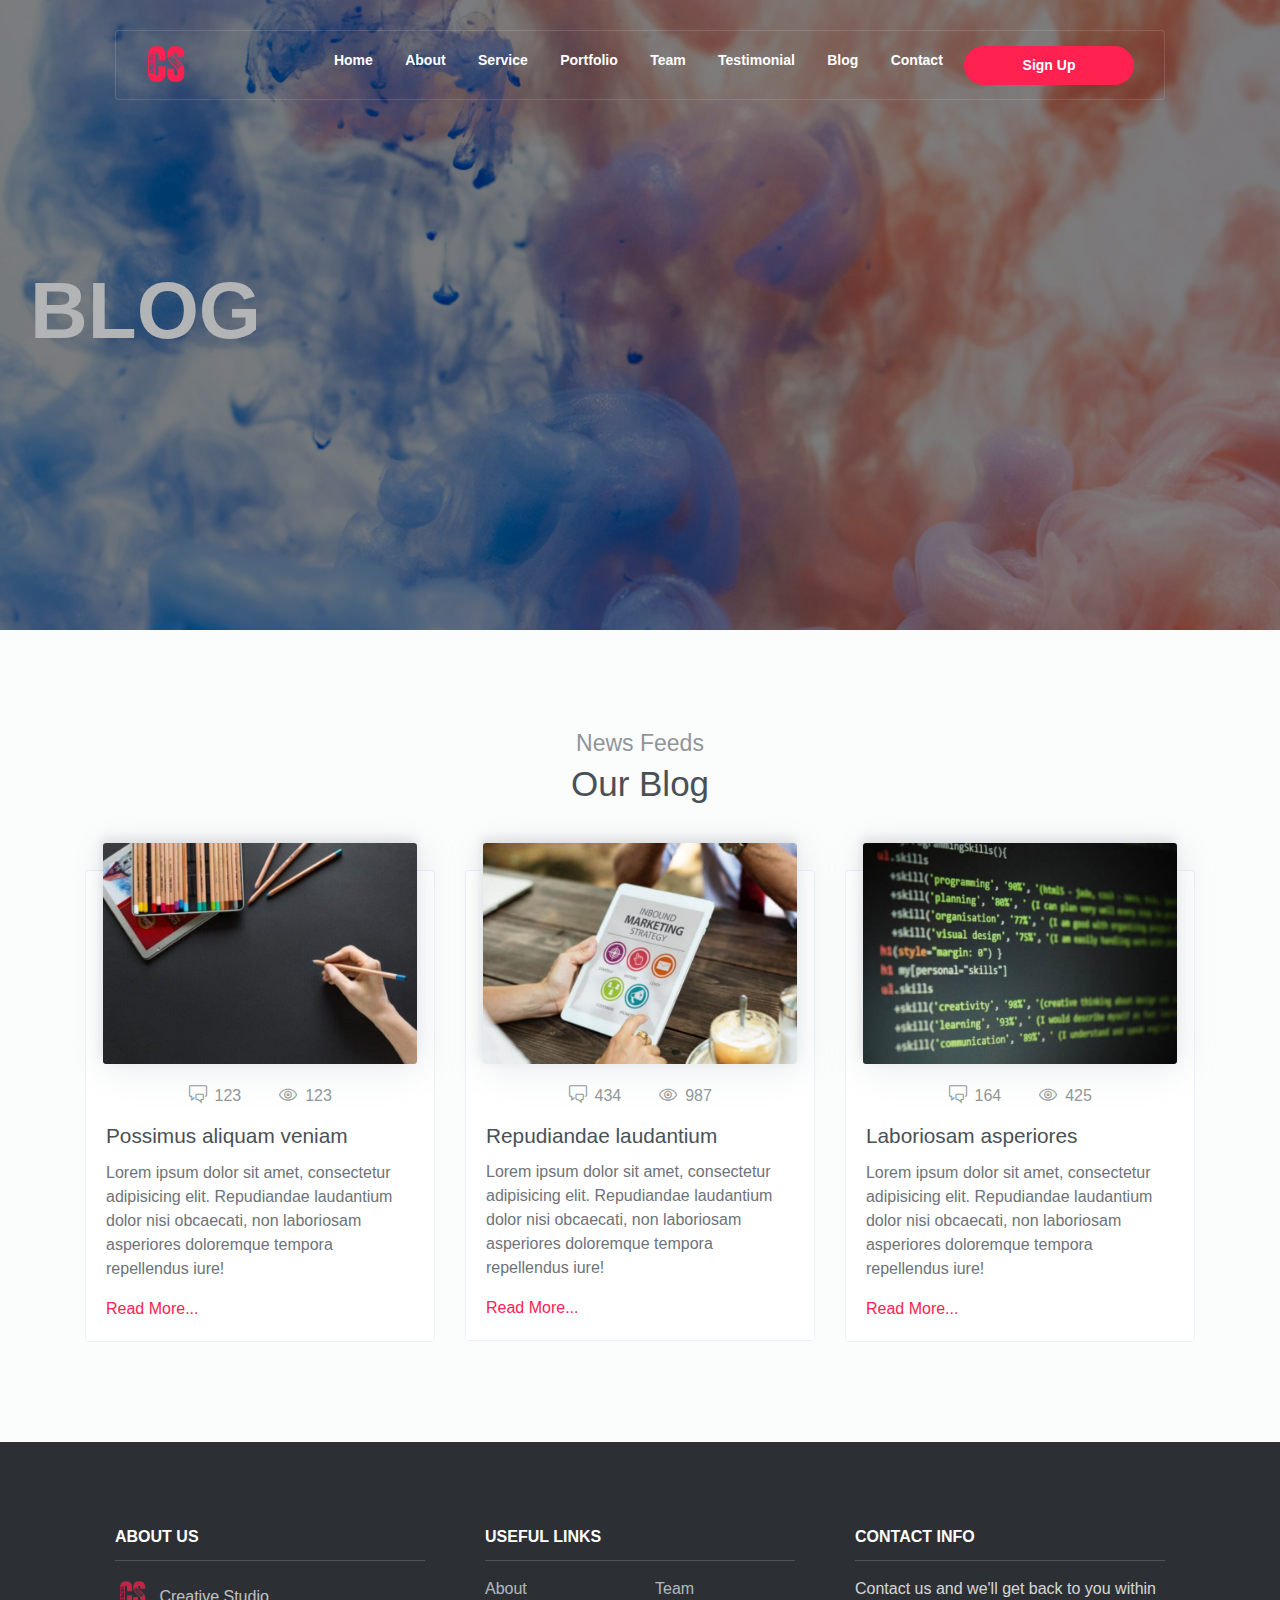
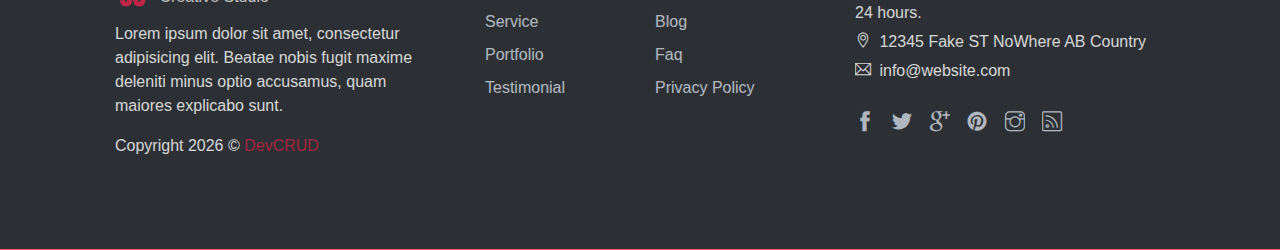
<file: blog.html>
<!DOCTYPE html>
<html lang="en">

<head>
    <meta charset="utf-8">
    <meta name="viewport" content="width=device-width, initial-scale=1, shrink-to-fit=no">
    <meta name="description" content="Start your development with Creative Studio landing page.">
    <meta name="author" content="Devcrud">
    <title>Creative Studio | Free Bootstrap 4.3.x template</title>

    <!-- font icons -->
    <link rel="stylesheet" href="assets/vendors/themify-icons/css/themify-icons.css">

    <!-- Bootstrap + Creative Studio main styles -->
    <link rel="stylesheet" href="assets/css/creative-studio.css">

</head>

<body data-spy="scroll" data-target=".navbar" data-offset="40" id="home">

    <!-- Page Navigation -->
    <nav class="navbar custom-navbar navbar-expand-lg navbar-dark" data-spy="affix" data-offset-top="20">
        <div class="container">
            <a class="navbar-brand" href="./index.html">
                <img src="assets/imgs/logo.png"
                    alt="Download free bootstrap 4 landing page, free boootstrap 4 templates, Download free bootstrap 4.1 landing page, free boootstrap 4.1.1 templates, Creative studio Landing page">
            </a>
            <button class="navbar-toggler" type="button" data-toggle="collapse" data-target="#navbarSupportedContent"
                aria-controls="navbarSupportedContent" aria-expanded="false" aria-label="Toggle navigation">
                <span></span>
            </button>

            <div class="collapse navbar-collapse" id="navbarSupportedContent">
                <ul class="navbar-nav ml-auto">
                    <li class="nav-item">
                        <a class="nav-link" href="index.html">Home</a>
                    </li>
                    <li class="nav-item">
                        <a class="nav-link" href="about.html">About</a>
                    </li>
                    <li class="nav-item">
                        <a class="nav-link" href="services.html">Service</a>
                    </li>
                    <li class="nav-item">
                        <a class="nav-link" href="portfolio.html">Portfolio</a>
                    </li>
                    <li class="nav-item">
                        <a class="nav-link" href="team.html">Team</a>
                    </li>
                    <li class="nav-item">
                        <a class="nav-link" href="testimonial.html">Testimonial</a>
                    </li>
                    <li class="nav-item">
                        <a class="nav-link" href="blog.html">Blog</a>
                    </li>
                    <li class="nav-item">
                        <a class="nav-link" href="contact.html">Contact</a>
                    </li>
                    <li class="nav-item">
                        <a class="nav-link btn btn-primary rounded w-lg btn-lg my-1" href="sign-up.html">Sign Up</a>
                    </li>
                </ul>
            </div>
        </div>
    </nav>
    <!-- End Of Page Navigation -->

    <!--blog header image-->

    <section class="header-page_image blog-image">
        <h4 class="header-page_title">Blog</h4>
    </section>
    <!--end blog header image-->

    <!-- Blog Section -->
    <section id="blog">
        <div class="container">
            <h6 class="section-subtitle text-center">News Feeds</h6>
            <h6 class="section-title mb-6 text-center">Our Blog</h6>

            <div class="row">
                <div class="col-md-4">
                    <div class="card blog-post my-4 my-sm-5 my-md-0">
                        <img src="assets/imgs/blog-1.jpg"
                            alt="Download free bootstrap 4 landing page, free boootstrap 4 templates, Download free bootstrap 4.1 landing page, free boootstrap 4.1.1 templates, Creative studio Landing page">
                        <div class="card-body">
                            <div class="details mb-3">
                                <a href="javascript:void(0)"><i class="ti-comments"></i> 123</a>
                                <a href="javascript:void(0)"><i class="ti-eye"></i> 123</a>
                            </div>
                            <h5 class="card-title">Possimus aliquam veniam</h5>
                            <p>Lorem ipsum dolor sit amet, consectetur adipisicing elit. Repudiandae laudantium dolor
                                nisi obcaecati, non laboriosam asperiores doloremque tempora repellendus iure!</p>
                            <a href="javascript:void(0)" class="d-block mt-3">Read More...</a>
                        </div>
                    </div>
                </div>
                <div class="col-md-4">
                    <div class="card blog-post my-4 my-sm-5 my-md-0">
                        <img src="assets/imgs/blog-2.jpg"
                            alt="Download free bootstrap 4 landing page, free boootstrap 4 templates, Download free bootstrap 4.1 landing page, free boootstrap 4.1.1 templates, Creative studio Landing page">
                        <div class="card-body">
                            <div class="details mb-3">
                                <a href="javascript:void(0)"><i class="ti-comments"></i> 434</a>
                                <a href="javascript:void(0)"><i class="ti-eye"></i> 987</a>
                            </div>
                            <h5 class="card-title">Repudiandae laudantium</h5>
                            <p>Lorem ipsum dolor sit amet, consectetur adipisicing elit. Repudiandae laudantium dolor
                                nisi obcaecati, non laboriosam asperiores doloremque tempora repellendus iure!</p>
                            <a href="javascript:void(0)" class="d-block mt-3">Read More...</a>
                        </div>
                    </div>
                </div>
                <div class="col-md-4">
                    <div class="card blog-post my-4 my-sm-5 my-md-0">
                        <img src="assets/imgs/blog-3.jpg"
                            alt="Download free bootstrap 4 landing page, free boootstrap 4 templates, Download free bootstrap 4.1 landing page, free boootstrap 4.1.1 templates, Creative studio Landing page">
                        <div class="card-body">
                            <div class="details mb-3">
                                <a href="javascript:void(0)"><i class="ti-comments"></i> 164</a>
                                <a href="javascript:void(0)"><i class="ti-eye"></i> 425</a>
                            </div>
                            <h5 class="card-title">Laboriosam asperiores</h5>
                            <p>Lorem ipsum dolor sit amet, consectetur adipisicing elit. Repudiandae laudantium dolor
                                nisi obcaecati, non laboriosam asperiores doloremque tempora repellendus iure!</p>
                            <a href="javascript:void(0)" class="d-block mt-3">Read More...</a>
                        </div>
                    </div>
                </div>
            </div>
        </div>
    </section>
    <!-- End of Blog Section -->






































    <section class="has-bg-img py-0">
        <div class="container">
            <div class="footer">
                <div class="footer-lists">
                    <ul class="list">
                        <li class="list-head">
                            <h6 class="font-weight-bold">ABOUT US</h6>
                        </li>
                        <li class="list-body">
                            <a href="#" class="logo">
                                <img src="assets/imgs/logo.png"
                                    alt="Download free bootstrap 4 landing page, free boootstrap 4 templates, Download free bootstrap 4.1 landing page, free boootstrap 4.1.1 templates, Creative studio Landing page">
                                <h6>Creative Studio</h6>
                            </a>
                            <p>Lorem ipsum dolor sit amet, consectetur adipisicing elit. Beatae nobis fugit maxime
                                deleniti minus optio accusamus, quam maiores explicabo sunt.</p>
                            <p class="mt-3">
                                Copyright
                                <script>document.write(new Date().getFullYear())</script> &copy; <a
                                    class="d-inline text-primary" href="http://www.devcrud.com">DevCRUD</a>
                            </p>
                        </li>
                    </ul>
                    <ul class="list">
                        <li class="list-head">
                            <h6 class="font-weight-bold">USEFUL LINKS</h6>
                        </li>
                        <li class="list-body">
                            <div class="row">
                                <div class="col">
                                    <a href="#about">About</a>
                                    <a href="#service">Service</a>
                                    <a href="#portfolio">Portfolio</a>
                                    <a href="#testmonail">Testimonial</a>
                                </div>
                                <div class="col">
                                    <a href="#team">Team</a>
                                    <a href="#blog">Blog</a>
                                    <a href="#">Faq</a>
                                    <a href="#">Privacy Policy</a>
                                </div>
                            </div>
                        </li>
                    </ul>
                    <ul class="list">
                        <li class="list-head">
                            <h6 class="font-weight-bold">CONTACT INFO</h6>
                        </li>
                        <li class="list-body">
                            <p>Contact us and we'll get back to you within 24 hours.</p>
                            <p><i class="ti-location-pin"></i> 12345 Fake ST NoWhere AB Country</p>
                            <p><i class="ti-email"></i> info@website.com</p>
                            <div class="social-links">
                                <a href="javascript:void(0)" class="link"><i class="ti-facebook"></i></a>
                                <a href="javascript:void(0)" class="link"><i class="ti-twitter-alt"></i></a>
                                <a href="javascript:void(0)" class="link"><i class="ti-google"></i></a>
                                <a href="javascript:void(0)" class="link"><i class="ti-pinterest-alt"></i></a>
                                <a href="javascript:void(0)" class="link"><i class="ti-instagram"></i></a>
                                <a href="javascript:void(0)" class="link"><i class="ti-rss"></i></a>
                            </div>
                        </li>
                    </ul>
                </div>
            </div>
        </div>
    </section>












    <!-- core  -->
    <script src="assets/vendors/jquery/jquery-3.4.1.js"></script>
    <script src="assets/vendors/bootstrap/bootstrap.bundle.js"></script>

    <!-- bootstrap affix -->
    <script src="assets/vendors/bootstrap/bootstrap.affix.js"></script>

    <!-- Creative Studio js -->
    <script src="assets/js/creative-studio.js"></script>

</body>
</file>
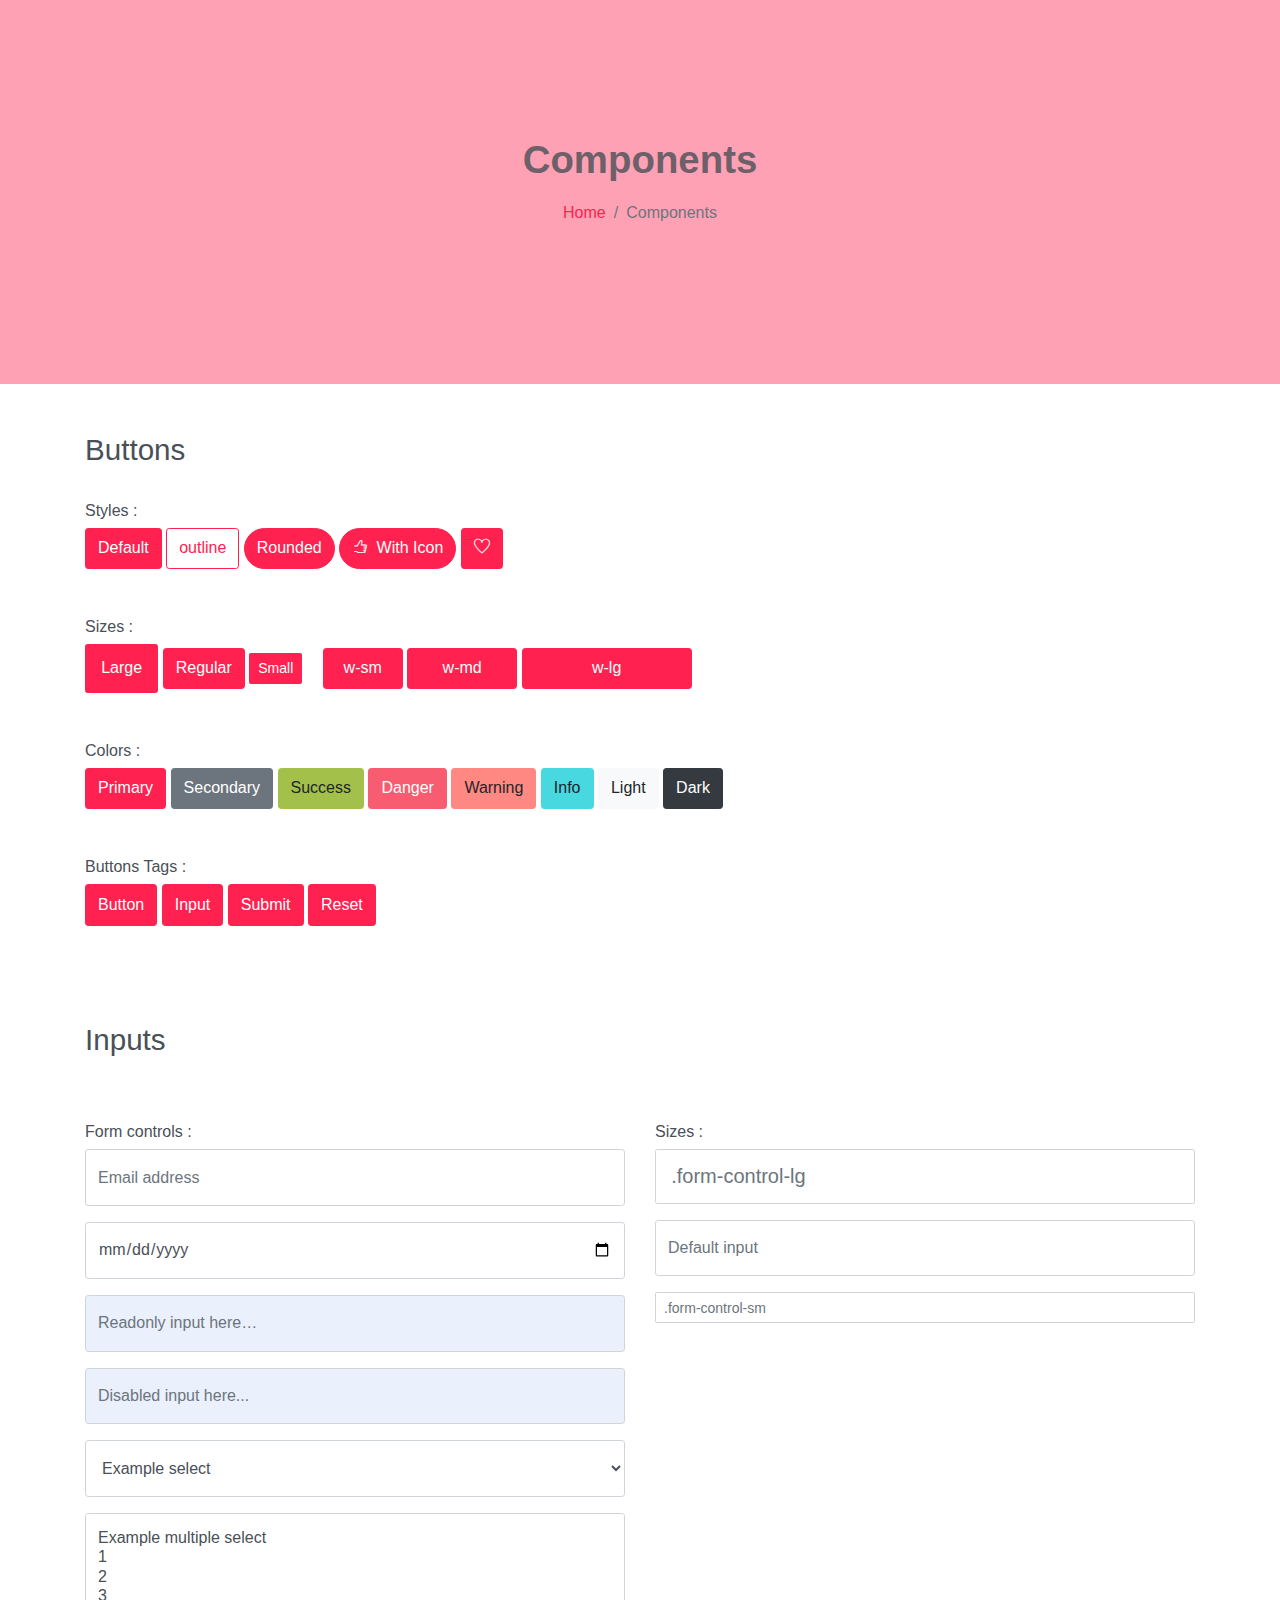
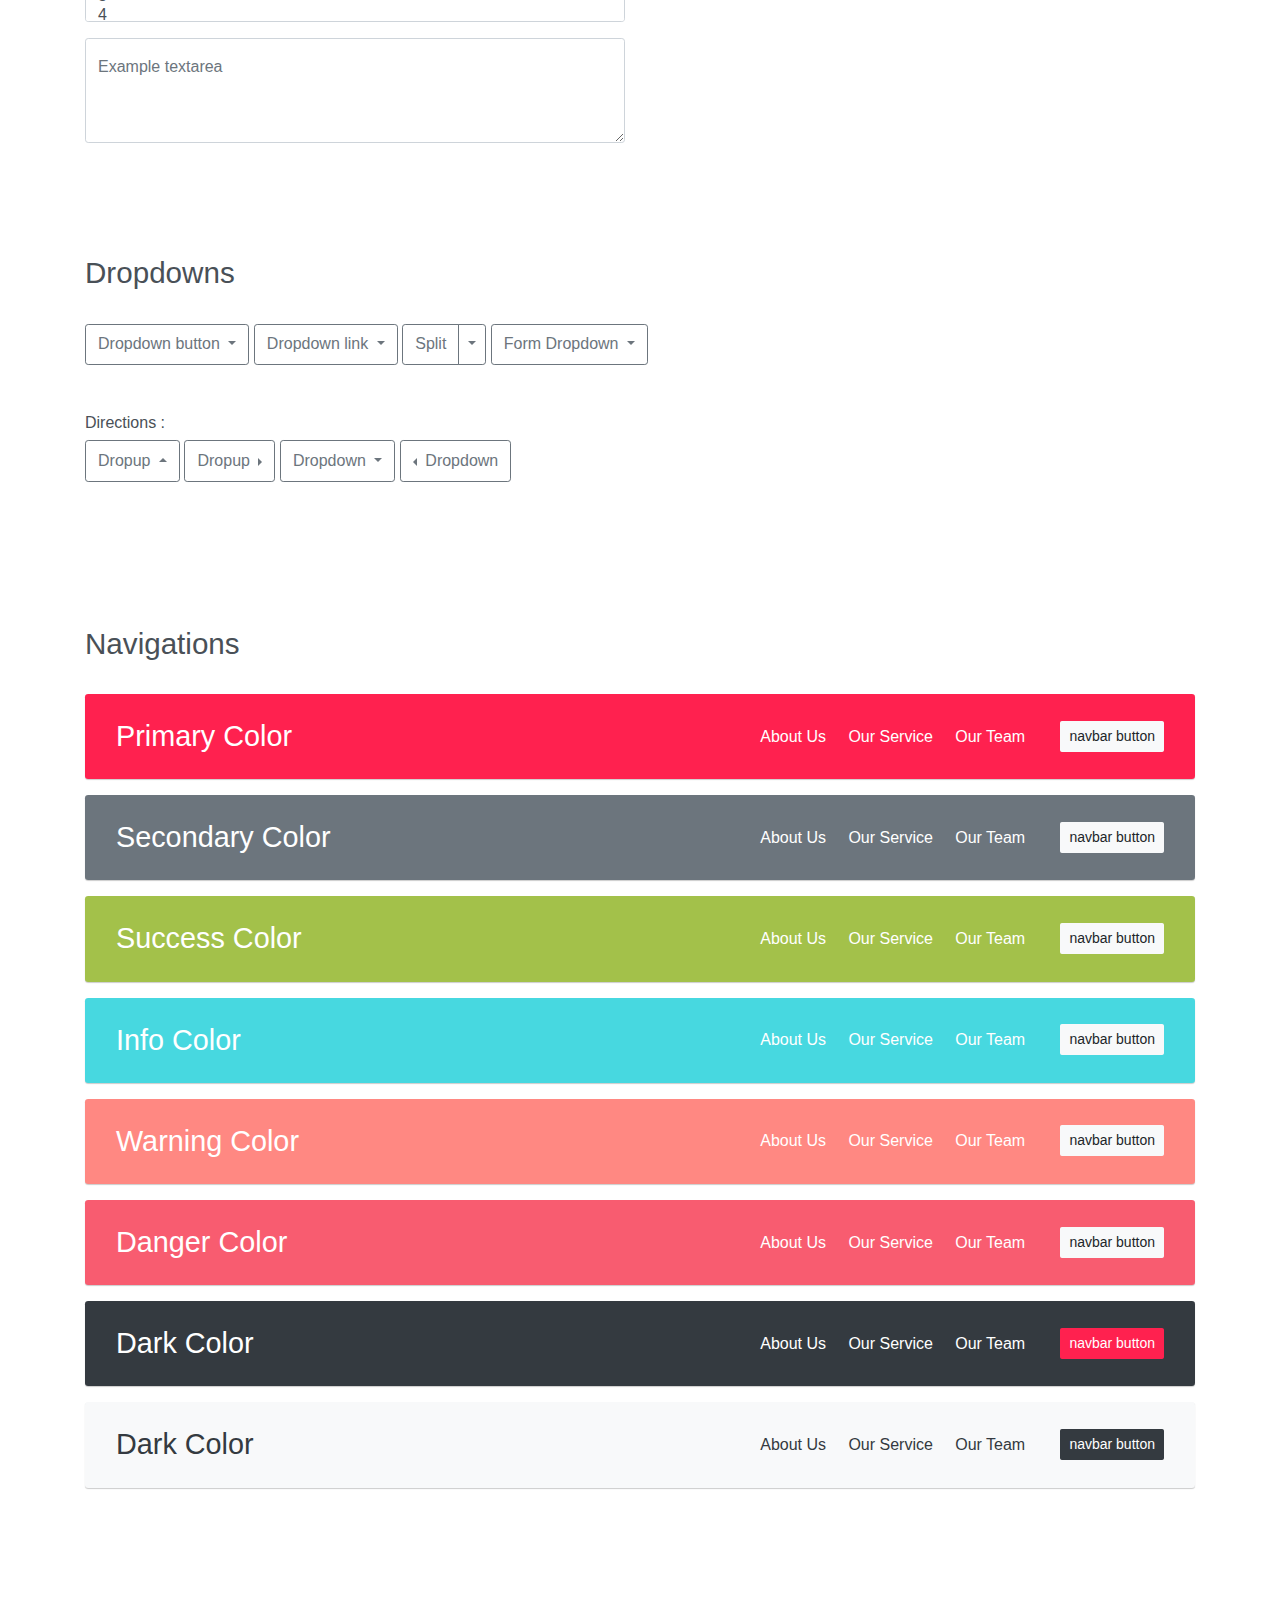
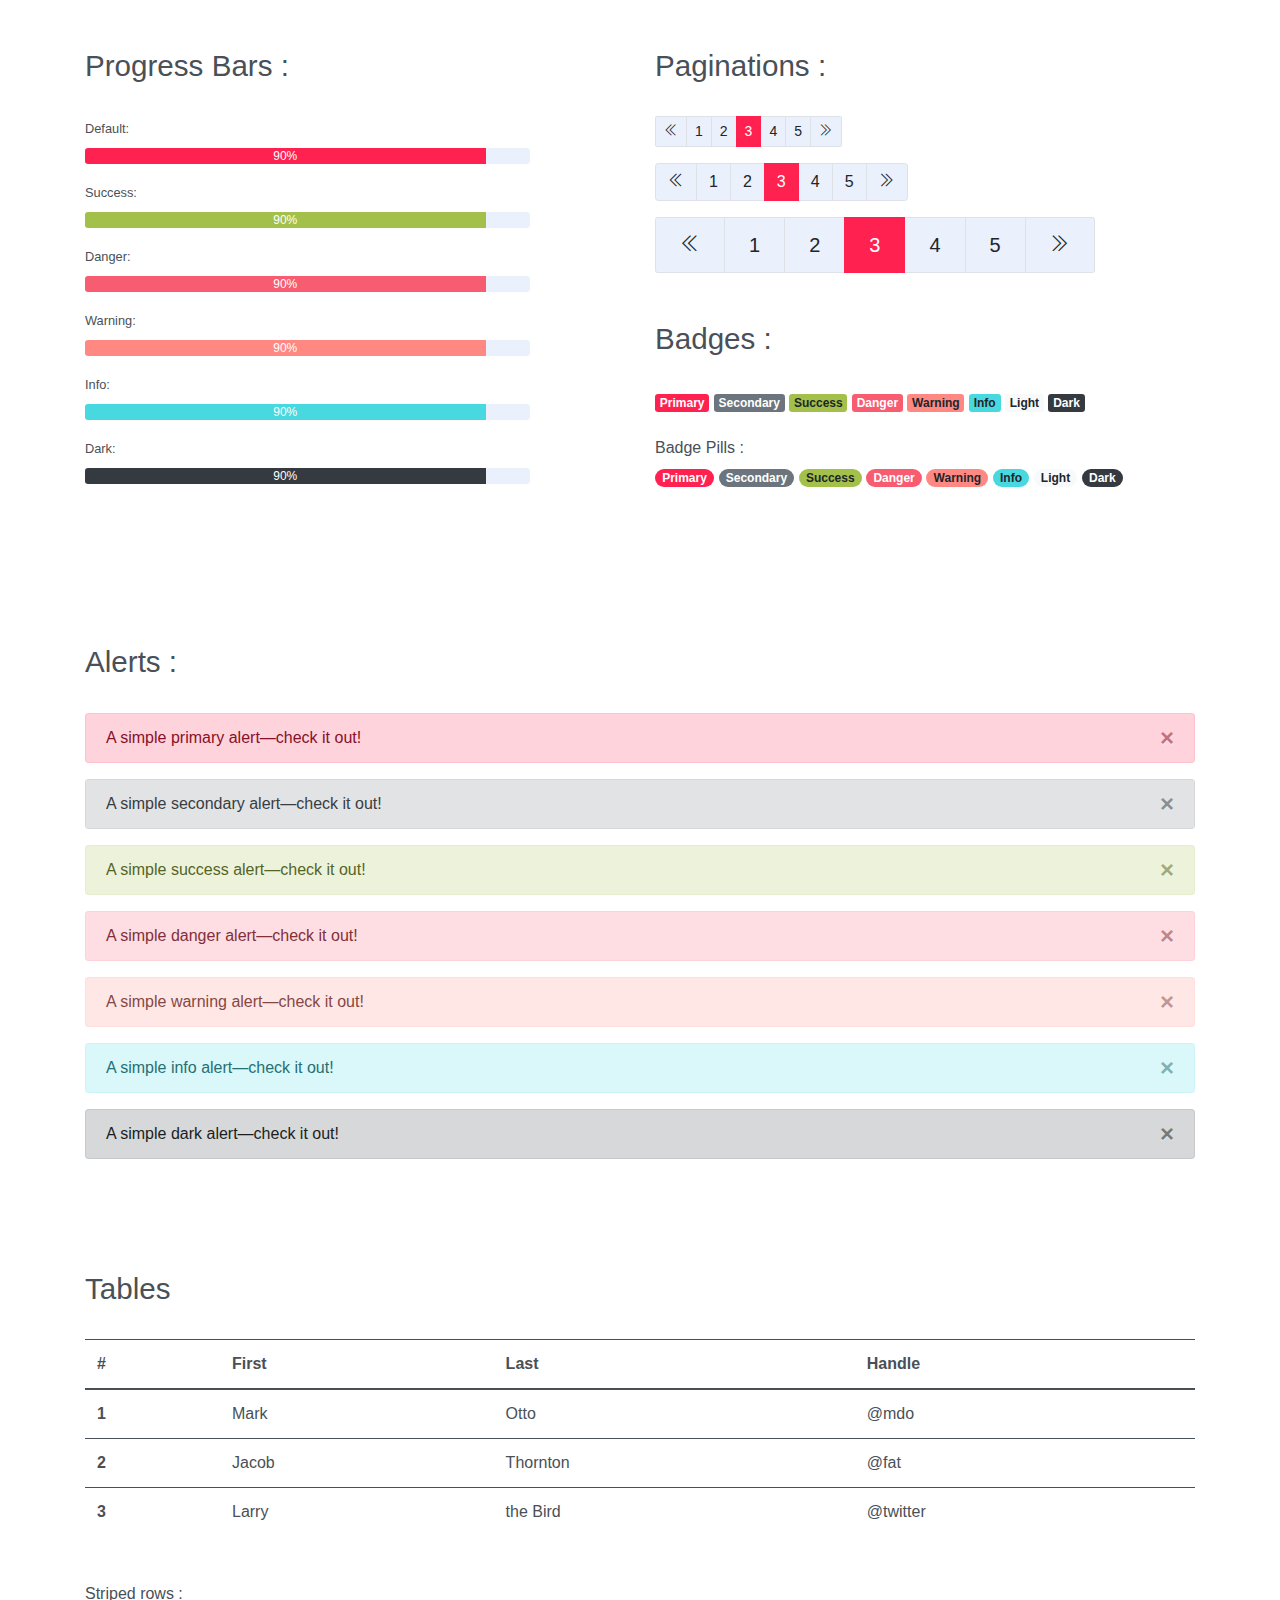
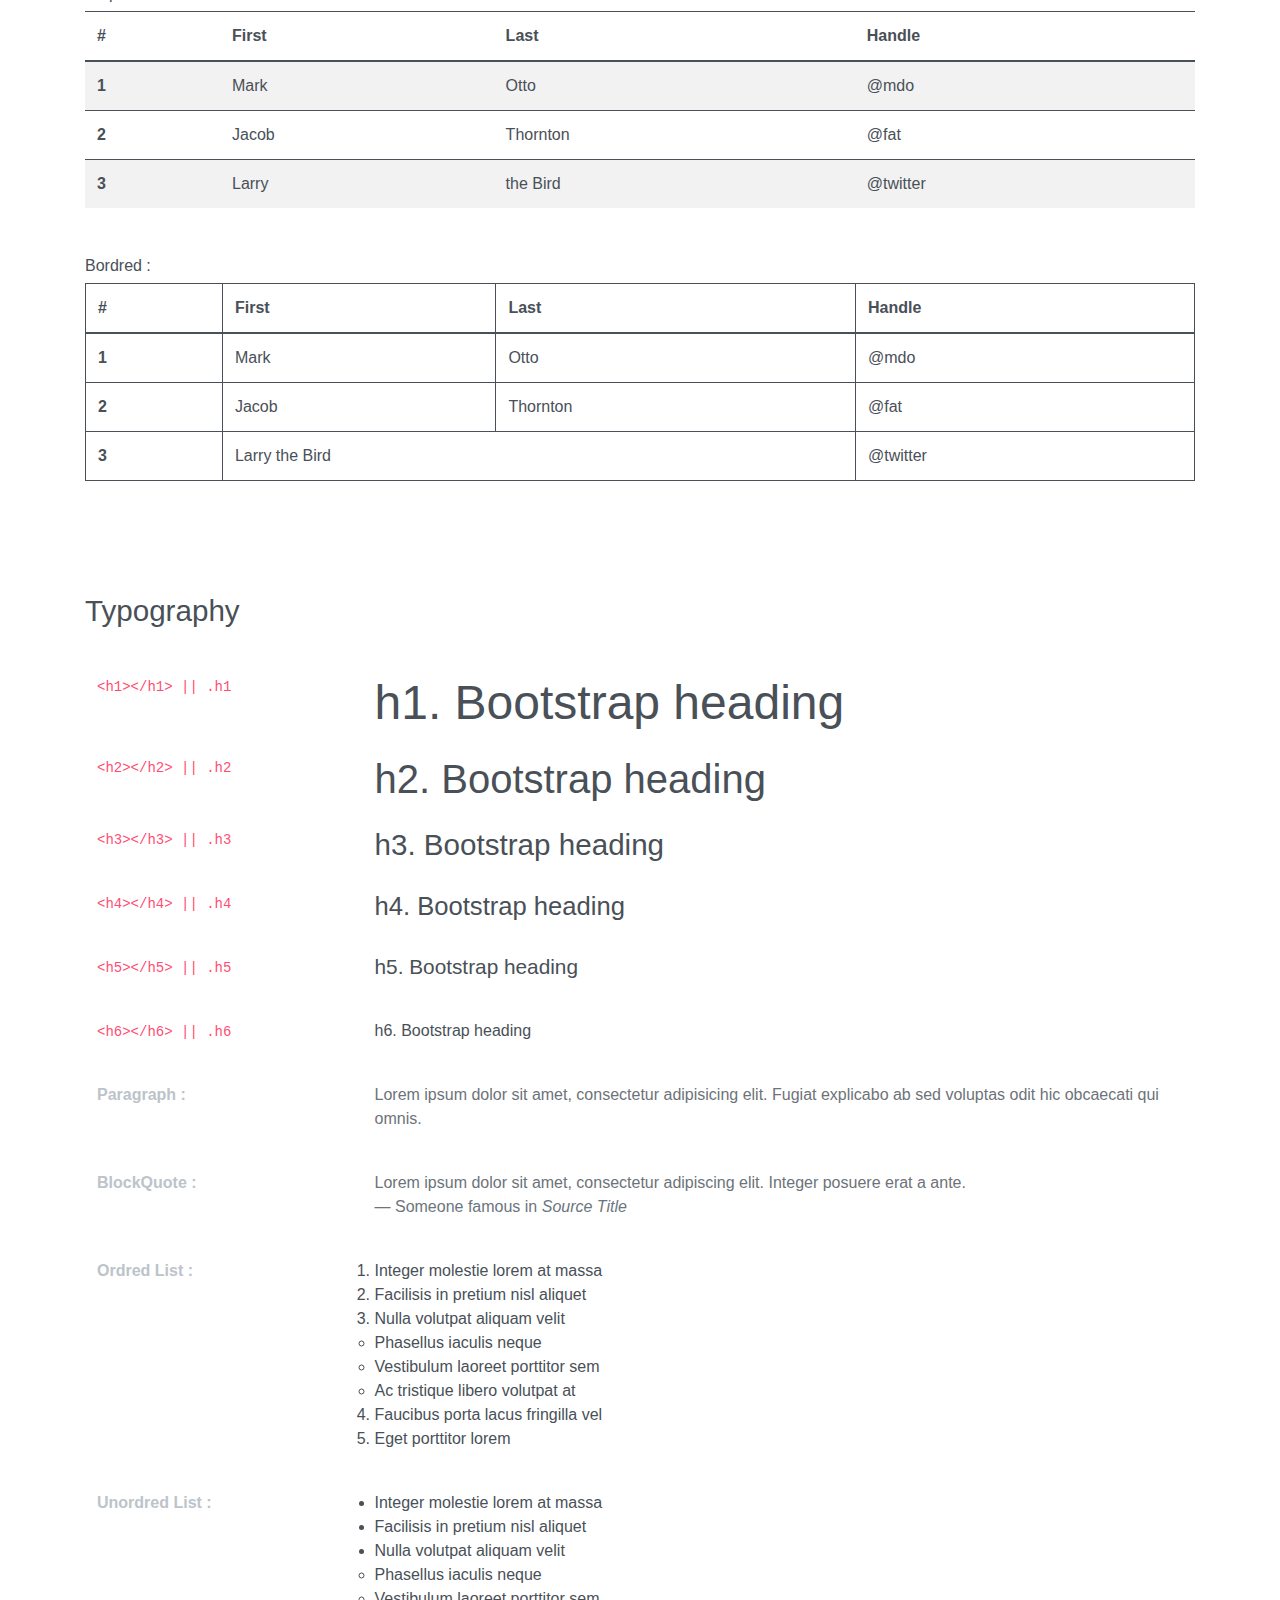
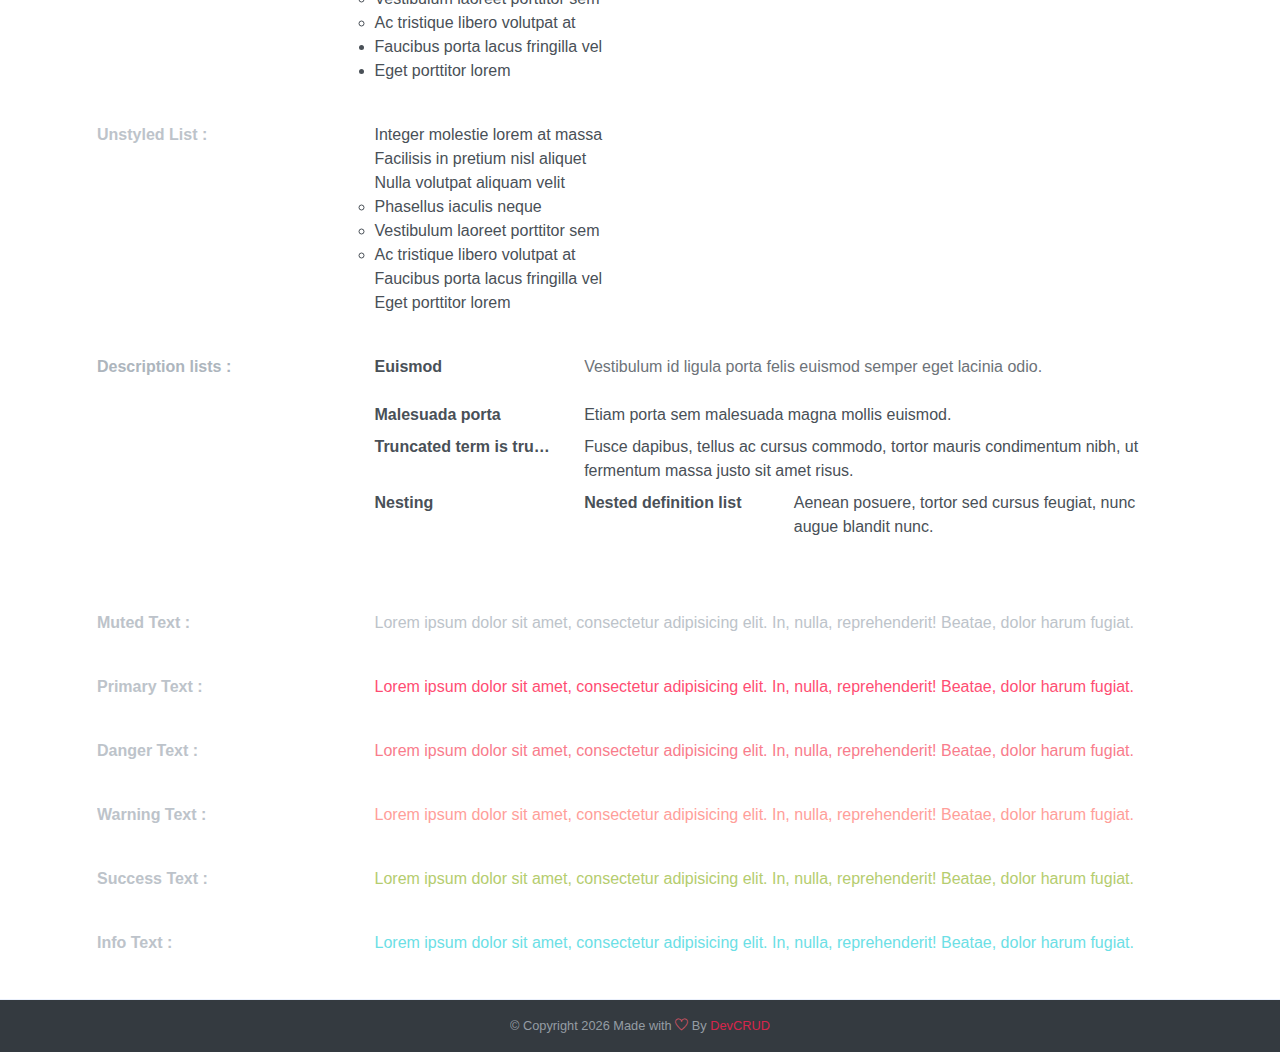
<file: components.html>
<!DOCTYPE html>
<html lang="en">
<head>
   <meta charset="utf-8">
    <meta name="viewport" content="width=device-width, initial-scale=1, shrink-to-fit=no">
    <meta name="description" content="Start your development with Creative Studio landing page.">
    <meta name="author" content="Devcrud">
    <title>Creative Studio | Components</title>

    <!-- font icons -->
    <link rel="stylesheet" href="assets/vendors/themify-icons/css/themify-icons.css">

    <!-- Bootstrap + Creative Studio main styles -->
   <link rel="stylesheet" href="assets/css/creative-studio.css">
</head>

<body class="dark-theme">

   <!-- Page Header -->
   <header class="header header-mini"> 
      <div class="header-title">Components</div> 
      <nav aria-label="breadcrumb">
         <ol class="breadcrumb">
            <li class="breadcrumb-item"><a href="index.html">Home</a></li>
            <li class="breadcrumb-item active" aria-current="page">Components</li>
         </ol>
      </nav>
   </header> <!-- End Of Page Header -->

   <!-- main content -->
   <div class="container">

      <!-- Buttons -->
      <h3 class="mt-5">Buttons</h3>
      <hr>
      <h6 class="section-secondary-title">Styles :</h6>
      <button class="btn btn-primary">Default</button>
      <button class="btn btn-outline-primary">outline</button>
      <button class="btn btn-primary rounded">Rounded</button>
      <button class="btn btn-primary rounded"><i class="ti-thumb-up pr-1"></i> With Icon</button>
      <button class="btn btn-primary circle"><i class="ti-heart"></i></button>

      <h6 class="section-secondary-title mt-5">Sizes :</h6>
      <button class="btn btn-primary btn-lg">Large</button>
      <button class="btn btn-primary ">Regular</button>
      <button class="btn btn-primary btn-sm">Small</button>
      <button class="btn btn-primary w-sm ml-3">w-sm</button>
      <button class="btn btn-primary w-md">w-md</button>
      <button class="btn btn-primary w-lg">w-lg</button>

      <h6 class="section-secondary-title mt-5">Colors :</h6>          
      <button type="button" class="btn btn-primary">Primary</button>
      <button type="button" class="btn btn-secondary">Secondary</button>
      <button type="button" class="btn btn-success">Success</button>
      <button type="button" class="btn btn-danger">Danger</button>
      <button type="button" class="btn btn-warning">Warning</button>
      <button type="button" class="btn btn-info">Info</button>
      <button type="button" class="btn btn-light">Light</button>
      <button type="button" class="btn btn-dark">Dark</button>

      <h6 class="section-secondary-title mt-5">Buttons Tags :</h6>
      <button class="btn btn-primary" type="submit">Button</button>
      <input class="btn btn-primary" type="button" value="Input">
      <input class="btn btn-primary" type="submit" value="Submit">
      <input class="btn btn-primary" type="reset" value="Reset">
      
      <!-- devider -->
      <div class="py-5"></div>

      <!-- Inputs -->
      <h3>Inputs</h3>
      <hr>
      <div class="row mt-5">
         <div class="col-md-6">
            <h6 class="section-secondary-title">Form controls :</h6>        
            <div class="form-group">
               <input type="email" class="form-control" id="exampleFormControlInput1" placeholder="Email address">
            </div>
            <div class="form-group">
               <input type="date" class="form-control" id="exampleFormControlInput1" placeholder="Date">
            </div>
            <div class="form-group">
               <input class="form-control" type="text" placeholder="Readonly input here…" readonly>
            </div>
            <div class="form-group">
               <input class="form-control" id="disabledInput" type="text" placeholder="Disabled input here..." disabled>
            </div>
            <div class="form-group">
               <select class="form-control" id="exampleFormControlSelect1">
                  <option>Example select</option>
                  <option>1</option>
                  <option>2</option>
                  <option>3</option>
                  <option>4</option>
                  <option>5</option>
               </select>
            </div>
            <div class="form-group">
               <select multiple class="form-control" id="exampleFormControlSelect2">
                  <option>Example multiple select</option>
                  <option>1</option>
                  <option>2</option>
                  <option>3</option>
                  <option>4</option>
                  <option>5</option>
               </select>
            </div>
            <div class="form-group">
               <textarea class="form-control" id="exampleFormControlTextarea1" rows="3" placeholder="Example textarea"></textarea>
            </div>
         </div>
         <div class="col-md-6">
            <h6 class="section-secondary-title">Sizes :</h6>    
            <div class="form-group">
               <input class="form-control form-control-lg" type="text" placeholder=".form-control-lg">             
            </div>
            <div class="form-group">
               <input class="form-control" type="text" placeholder="Default input">
            </div>
            <div class="form-group">
               <input class="form-control form-control-sm" type="text" placeholder=".form-control-sm"> 
            </div>
         </div>
      </div> <!-- end of inputs -->   

      <!-- devider -->
      <div class="py-5"></div>             

      <!-- Dropdowns -->
      <h3 class="components-section-title font-weight-normal">Dropdowns</h3>
      <hr>
      <div class="dropdown d-inline-block">
         <button class="btn btn-outline-secondary dropdown-toggle" type="button" id="dropdownMenuButton" data-toggle="dropdown" aria-haspopup="true" aria-expanded="false">
         Dropdown button
         </button>
         <div class="dropdown-menu" aria-labelledby="dropdownMenuButton">
         <a class="dropdown-item" href="#">Action</a>
         <a class="dropdown-item" href="#">Another action</a>
         <a class="dropdown-item" href="#">Something else here</a>
         </div>
      </div>
      <div class="dropdown d-inline-block">
         <a class="btn btn-outline-secondary dropdown-toggle" href="#" role="button" id="dropdownMenuLink" data-toggle="dropdown" aria-haspopup="true" aria-expanded="false">
            Dropdown link
         </a>
         <div class="dropdown-menu" aria-labelledby="dropdownMenuLink">
            <a class="dropdown-item" href="#">Action</a>
            <a class="dropdown-item" href="#">Another action</a>
            <a class="dropdown-item" href="#">Something else here</a>
         </div>
      </div>
      <div class="btn-group">
         <button type="button" class="btn btn-outline-secondary">Split</button>
         <button type="button" class="btn btn-outline-secondary dropdown-toggle dropdown-toggle-split" data-toggle="dropdown" aria-haspopup="true" aria-expanded="false">
         <span class="sr-only">Toggle Dropdown</span>
         </button>
         <div class="dropdown-menu">
            <a class="dropdown-item" href="#">Action</a>
            <a class="dropdown-item" href="#">Another action</a>
            <a class="dropdown-item" href="#">Something else here</a>
            <div class="dropdown-divider"></div>
            <a class="dropdown-item" href="#">Separated link</a>
         </div>
      </div>
      <div class="btn-group">
         <button class="btn btn-outline-secondary dropdown-toggle" type="button" id="dropdownMenuButton" data-toggle="dropdown" aria-haspopup="true" aria-expanded="false">
            Form Dropdown
         </button>
         <div class="dropdown-menu form">
            <form class="px-4 py-3">
               <div class="form-group">
                  <input type="email" class="form-control" id="exampleDropdownFormEmail1" placeholder="email@example.com">
               </div>
               <div class="form-group">
                  <input type="password" class="form-control" id="exampleDropdownFormPassword1" placeholder="Password">
               </div>
               <div class="form-check mb-3">
                  <input type="checkbox" class="form-check-input" id="dropdownCheck">
                  <label class="form-check-label" for="dropdownCheck">
                     Remember me
                  </label>
               </div>
               <button type="submit" class="btn btn-primary btn-block">Sign in</button>
            </form>
            <div class="dropdown-divider"></div>
            <a class="dropdown-item" href="#"><small>New around here? Sign up</small></a>
            <a class="dropdown-item" href="#"><small>Forgot password?</small></a>
         </div>
      </div>       
      <h6 class="section-secondary-title mt-5">Directions :</h6>  
      <div class="btn-group dropup">
         <button type="button" class="btn btn-outline-secondary dropdown-toggle" data-toggle="dropdown" aria-haspopup="true" aria-expanded="false">
            Dropup
         </button>
         <div class="dropdown-menu">
            <a class="dropdown-item" href="#">Action</a>
            <a class="dropdown-item" href="#">Another action</a>
            <a class="dropdown-item" href="#">Something else here</a>
            <div class="dropdown-divider"></div>
            <a class="dropdown-item" href="#">Separated link</a>
         </div>
      </div>
      <div class="btn-group dropright">
         <button type="button" class="btn btn-outline-secondary dropdown-toggle" data-toggle="dropdown" aria-haspopup="true" aria-expanded="false">
            Dropup
         </button>
         <div class="dropdown-menu">
            <a class="dropdown-item" href="#">Action</a>
            <a class="dropdown-item" href="#">Another action</a>
            <a class="dropdown-item" href="#">Something else here</a>
            <div class="dropdown-divider"></div>
            <a class="dropdown-item" href="#">Separated link</a>
         </div>
      </div>
      <div class="btn-group">
         <button type="button" class="btn btn-outline-secondary dropdown-toggle" data-toggle="dropdown" aria-haspopup="true" aria-expanded="false">
            Dropdown
         </button>
         <div class="dropdown-menu">
            <a class="dropdown-item" href="#">Action</a>
            <a class="dropdown-item" href="#">Another action</a>
            <a class="dropdown-item" href="#">Something else here</a>
            <div class="dropdown-divider"></div>
            <a class="dropdown-item" href="#">Separated link</a>
         </div>
      </div>
      <div class="btn-group dropleft">
         <button type="button" class="btn btn-outline-secondary dropdown-toggle" data-toggle="dropdown" aria-haspopup="true" aria-expanded="false">
            Dropdown
         </button>
         <div class="dropdown-menu">
            <a class="dropdown-item" href="#">Action</a>
            <a class="dropdown-item" href="#">Another action</a>
            <a class="dropdown-item" href="#">Something else here</a>
            <div class="dropdown-divider"></div>
            <a class="dropdown-item" href="#">Separated link</a>
         </div>
      </div> <!-- end of Dropdowns -->  

      <!-- devider -->
      <div class="py-5"></div>   

      <!-- navbars -->
      <h3 class="components-section-title font-weight-normal mt-5">Navigations</h3>
      <hr>
      <nav class="navbar navbar-expand-sm navbar-dark bg-primary rounded shadow mb-3">
         <div class="container">
            <a class="navbar-brand" href="#">Primary Color</a>
            <button class="navbar-toggler ml-auto" type="button" data-toggle="collapse" data-target="#navbarSupportedContent" aria-controls="navbarSupportedContent" aria-expanded="false" aria-label="Toggle navigation">
            <span class="navbar-toggler-icon"></span>
            </button>
            <div class="collapse navbar-collapse" id="navbarSupportedContent">
               <ul class="navbar-nav ml-auto"> 
                  <li class="nav-item">
                     <a class="nav-link" href="#about">About Us</a>
                  </li>
                  <li class="nav-item">
                     <a class="nav-link" href="#service">Our Service</a>
                  </li>
                  <li class="nav-item">
                     <a class="nav-link" href="#team">Our Team</a>
                  </li>
                  <li class="nav-item">
                     <a href="#book-table" class="ml-4 mt-1 btn btn-light btn-sm">navbar button</a>
                  </li>
               </ul>                       
            </div>
         </div>
      </nav>
      <nav class="navbar navbar-expand-sm navbar-dark bg-secondary rounded shadow mb-3">
         <div class="container">
            <a class="navbar-brand" href="#">Secondary Color</a>
            <button class="navbar-toggler ml-auto" type="button" data-toggle="collapse" data-target="#navbarSupportedContent" aria-controls="navbarSupportedContent" aria-expanded="false" aria-label="Toggle navigation">
            <span class="navbar-toggler-icon"></span>
            </button>
            <div class="collapse navbar-collapse" id="navbarSupportedContent">
               <ul class="navbar-nav ml-auto"> 
                  <li class="nav-item">
                     <a class="nav-link" href="#about">About Us</a>
                  </li>
                  <li class="nav-item">
                     <a class="nav-link" href="#service">Our Service</a>
                  </li>
                  <li class="nav-item">
                     <a class="nav-link" href="#team">Our Team</a>
                  </li>
                  <li class="nav-item">
                     <a href="#book-table" class="ml-4 mt-1 btn btn-light btn-sm">navbar button</a>
                  </li>
               </ul>                       
            </div>
         </div>
      </nav>
      <nav class="navbar navbar-expand-sm navbar-dark bg-success rounded shadow mb-3">
         <div class="container">
            <a class="navbar-brand" href="#">Success Color</a>
            <button class="navbar-toggler ml-auto" type="button" data-toggle="collapse" data-target="#navbarSupportedContent" aria-controls="navbarSupportedContent" aria-expanded="false" aria-label="Toggle navigation">
            <span class="navbar-toggler-icon"></span>
            </button>
            <div class="collapse navbar-collapse" id="navbarSupportedContent">
               <ul class="navbar-nav ml-auto"> 
                  <li class="nav-item">
                     <a class="nav-link" href="#about">About Us</a>
                  </li>
                  <li class="nav-item">
                     <a class="nav-link" href="#service">Our Service</a>
                  </li>
                  <li class="nav-item">
                     <a class="nav-link" href="#team">Our Team</a>
                  </li>
                  <li class="nav-item">
                     <a href="#book-table" class="ml-4 mt-1 btn btn-light btn-sm">navbar button</a>
                  </li>
               </ul>                       
            </div>
         </div>
      </nav>
      <nav class="navbar navbar-expand-sm navbar-dark bg-info rounded shadow mb-3">
         <div class="container">
            <a class="navbar-brand" href="#">Info Color</a>
            <button class="navbar-toggler ml-auto" type="button" data-toggle="collapse" data-target="#navbarSupportedContent" aria-controls="navbarSupportedContent" aria-expanded="false" aria-label="Toggle navigation">
            <span class="navbar-toggler-icon"></span>
            </button>
            <div class="collapse navbar-collapse" id="navbarSupportedContent">
               <ul class="navbar-nav ml-auto"> 
                  <li class="nav-item">
                     <a class="nav-link" href="#about">About Us</a>
                  </li>
                  <li class="nav-item">
                     <a class="nav-link" href="#service">Our Service</a>
                  </li>
                  <li class="nav-item">
                     <a class="nav-link" href="#team">Our Team</a>
                  </li>
                  <li class="nav-item">
                     <a href="#book-table" class="ml-4 mt-1 btn btn-light btn-sm">navbar button</a>
                  </li>
               </ul>                       
            </div>
         </div>
      </nav>
      <nav class="navbar navbar-expand-sm navbar-dark bg-warning rounded shadow mb-3">
         <div class="container">
            <a class="navbar-brand" href="#">Warning Color</a>
            <button class="navbar-toggler ml-auto" type="button" data-toggle="collapse" data-target="#navbarSupportedContent" aria-controls="navbarSupportedContent" aria-expanded="false" aria-label="Toggle navigation">
            <span class="navbar-toggler-icon"></span>
            </button>
            <div class="collapse navbar-collapse" id="navbarSupportedContent">
               <ul class="navbar-nav ml-auto"> 
                  <li class="nav-item">
                     <a class="nav-link" href="#about">About Us</a>
                  </li>
                  <li class="nav-item">
                     <a class="nav-link" href="#service">Our Service</a>
                  </li>
                  <li class="nav-item">
                     <a class="nav-link" href="#team">Our Team</a>
                  </li>
                  <li class="nav-item">
                     <a href="#book-table" class="ml-4 mt-1 btn btn-light btn-sm">navbar button</a>
                  </li>
               </ul>                       
            </div>
         </div>
      </nav>
      <nav class="navbar navbar-expand-sm navbar-dark bg-danger rounded shadow mb-3">
         <div class="container">
            <a class="navbar-brand" href="#">Danger Color</a>
            <button class="navbar-toggler ml-auto" type="button" data-toggle="collapse" data-target="#navbarSupportedContent" aria-controls="navbarSupportedContent" aria-expanded="false" aria-label="Toggle navigation">
            <span class="navbar-toggler-icon"></span>
            </button>
            <div class="collapse navbar-collapse" id="navbarSupportedContent">
               <ul class="navbar-nav ml-auto"> 
                  <li class="nav-item">
                     <a class="nav-link" href="#about">About Us</a>
                  </li>
                  <li class="nav-item">
                     <a class="nav-link" href="#service">Our Service</a>
                  </li>
                  <li class="nav-item">
                     <a class="nav-link" href="#team">Our Team</a>
                  </li>
                  <li class="nav-item">
                     <a href="#book-table" class="ml-4 mt-1 btn btn-light btn-sm">navbar button</a>
                  </li>
               </ul>                       
            </div>
         </div>
      </nav>
      <nav class="navbar navbar-expand-sm navbar-dark bg-dark rounded shadow mb-3">
         <div class="container">
            <a class="navbar-brand" href="#">Dark Color</a>
            <button class="navbar-toggler ml-auto" type="button" data-toggle="collapse" data-target="#navbarSupportedContent" aria-controls="navbarSupportedContent" aria-expanded="false" aria-label="Toggle navigation">
            <span class="navbar-toggler-icon"></span>
            </button>
            <div class="collapse navbar-collapse" id="navbarSupportedContent">
               <ul class="navbar-nav ml-auto"> 
                  <li class="nav-item">
                     <a class="nav-link" href="#about">About Us</a>
                  </li>
                  <li class="nav-item">
                     <a class="nav-link" href="#service">Our Service</a>
                  </li>
                  <li class="nav-item">
                     <a class="nav-link" href="#team">Our Team</a>
                  </li>
                  <li class="nav-item">
                     <a href="#book-table" class="ml-4 mt-1 btn btn-primary btn-sm">navbar button</a>
                  </li>
               </ul>                       
            </div>
         </div>
      </nav>
      <nav class="navbar navbar-expand-sm navbar-light bg-light rounded shadow mb-3">
         <div class="container">
            <a class="navbar-brand" href="#">Dark Color</a>
            <button class="navbar-toggler ml-auto" type="button" data-toggle="collapse" data-target="#navbarSupportedContent" aria-controls="navbarSupportedContent" aria-expanded="false" aria-label="Toggle navigation">
            <span class="navbar-toggler-icon"></span>
            </button>
            <div class="collapse navbar-collapse" id="navbarSupportedContent">
               <ul class="navbar-nav ml-auto"> 
                  <li class="nav-item">
                     <a class="nav-link" href="#about">About Us</a>
                  </li>
                  <li class="nav-item">
                     <a class="nav-link" href="#service">Our Service</a>
                  </li>
                  <li class="nav-item">
                     <a class="nav-link" href="#team">Our Team</a>
                  </li>
                  <li class="nav-item">
                     <a href="#book-table" class="ml-4 mt-1 btn btn-dark btn-sm">navbar button</a>
                  </li>
               </ul>                       
            </div>
         </div>
      </nav>
      <!-- End of navbars -->

      <!-- devider -->
      <div class="py-5"></div>   
      
      <!-- progress bars -->
      <div class="row justify-content-between">
         <div class="col-md-5">
            <h3 class="components-section-title font-weight-normal mt-5">Progress Bars :</h3>
            <hr>
            <small>Default: </small>
            <div class="progress mt-2 mb-3">
               <div class="progress-bar" role="progressbar" style="width: 90%" aria-valuenow="25" aria-valuemin="0" aria-valuemax="100"><span>90%</span></div>
            </div>
            <small>Success:</small>
            <div class="progress mt-2 mb-3">
               <div class="progress-bar bg-success" role="progressbar" style="width: 90%" aria-valuenow="25" aria-valuemin="0" aria-valuemax="100"><span>90%</span></div>
            </div>
            <small>Danger:</small>
            <div class="progress mt-2 mb-3">
               <div class="progress-bar bg-danger" role="progressbar" style="width: 90%" aria-valuenow="25" aria-valuemin="0" aria-valuemax="100"><span>90%</span></div>
            </div>
            <small>Warning:</small>
            <div class="progress mt-2 mb-3">
               <div class="progress-bar bg-warning" role="progressbar" style="width: 90%" aria-valuenow="25" aria-valuemin="0" aria-valuemax="100"><span>90%</span></div>
            </div>
            <small>Info:</small>
            <div class="progress mt-2 mb-3">
               <div class="progress-bar bg-info" role="progressbar" style="width: 90%" aria-valuenow="25" aria-valuemin="0" aria-valuemax="100"><span>90%</span></div>
            </div>
            <small>Dark:</small>
            <div class="progress mt-2 mb-3">
               <div class="progress-bar bg-dark" role="progressbar" style="width: 90%" aria-valuenow="25" aria-valuemin="0" aria-valuemax="100"><span>90%</span></div>
            </div>
         </div>
         <div class="col-md-6">
            <h3 class="components-section-title font-weight-normal mt-5">Paginations :</h3>
            <hr>
            <nav aria-label="Page navigation example">
               <ul class="pagination pagination-sm">
                  <li class="page-item"><a class="page-link" href="#"><i class="ti-angle-double-left"></i></a></li>
                  <li class="page-item"><a class="page-link" href="#">1</a></li>
                  <li class="page-item"><a class="page-link" href="#">2</a></li>
                  <li class="page-item active"><a class="page-link" href="#">3</a></li>
                  <li class="page-item"><a class="page-link" href="#">4</a></li>
                  <li class="page-item"><a class="page-link" href="#">5</a></li>
                  <li class="page-item"><a class="page-link" href="#"><i class="ti-angle-double-right"></i></a></li>
               </ul>
            </nav>
            <nav aria-label="Page navigation example">
               <ul class="pagination">
               <li class="page-item"><a class="page-link" href="#"><i class="ti-angle-double-left"></i></a></li>
                  <li class="page-item"><a class="page-link" href="#">1</a></li>
                  <li class="page-item"><a class="page-link" href="#">2</a></li>
                  <li class="page-item active"><a class="page-link" href="#">3</a></li>
                  <li class="page-item"><a class="page-link" href="#">4</a></li>
                  <li class="page-item"><a class="page-link" href="#">5</a></li>
                  <li class="page-item"><a class="page-link" href="#"><i class="ti-angle-double-right"></i></a></li>
               </ul>
            </nav>
            <nav aria-label="Page navigation example">
               <ul class="pagination pagination-lg">
                  <li class="page-item"><a class="page-link" href="#"><i class="ti-angle-double-left"></i></a></li>
                  <li class="page-item"><a class="page-link" href="#">1</a></li>
                  <li class="page-item"><a class="page-link" href="#">2</a></li>
                  <li class="page-item active"><a class="page-link" href="#">3</a></li>
                  <li class="page-item"><a class="page-link" href="#">4</a></li>
                  <li class="page-item"><a class="page-link" href="#">5</a></li>
                  <li class="page-item"><a class="page-link" href="#"><i class="ti-angle-double-right"></i></a></li>
               </ul>
            </nav>

            <!-- Badges -->
            <h3 class="components-section-title font-weight-normal mt-5">Badges :</h3>
            <hr>
            <span class="badge badge-primary">Primary</span>
            <span class="badge badge-secondary">Secondary</span>
            <span class="badge badge-success">Success</span>
            <span class="badge badge-danger">Danger</span>
            <span class="badge badge-warning">Warning</span>
            <span class="badge badge-info">Info</span>
            <span class="badge badge-light">Light</span>
            <span class="badge badge-dark">Dark</span>
            <h6 class="section-secondary-title mt-4 mb-2">Badge Pills :</h6>
            <span class="badge badge-pill badge-primary">Primary</span>
            <span class="badge badge-pill badge-secondary">Secondary</span>
            <span class="badge badge-pill badge-success">Success</span>
            <span class="badge badge-pill badge-danger">Danger</span>
            <span class="badge badge-pill badge-warning">Warning</span>
            <span class="badge badge-pill badge-info">Info</span>
            <span class="badge badge-pill badge-light">Light</span>
            <span class="badge badge-pill badge-dark">Dark</span>
         </div>
      </div> <!-- End of Progress bars -->

      <!-- devider -->
      <div class="py-5"></div>  

      <!-- Alerts -->
      <h3 class="components-section-title font-weight-normal mt-5">Alerts :</h3>
      <hr>
      <div class="alert alert-primary alert-dismissible fade show" role="alert">
         A simple primary alert—check it out!
         <button type="button" class="close" data-dismiss="alert" aria-label="Close">
            <span aria-hidden="true">&times;</span>
         </button>
      </div>
      <div class="alert alert-secondary alert-dismissible fade show" role="alert">
         A simple secondary alert—check it out!
         <button type="button" class="close" data-dismiss="alert" aria-label="Close">
            <span aria-hidden="true">&times;</span>
         </button>
      </div>
      <div class="alert alert-success alert-dismissible fade show" role="alert">
         A simple success alert—check it out!
         <button type="button" class="close" data-dismiss="alert" aria-label="Close">
            <span aria-hidden="true">&times;</span>
         </button>
      </div>
      <div class="alert alert-danger alert-dismissible fade show" role="alert">
         A simple danger alert—check it out!
         <button type="button" class="close" data-dismiss="alert" aria-label="Close">
            <span aria-hidden="true">&times;</span>
         </button>
      </div>
      <div class="alert alert-warning alert-dismissible fade show" role="alert">
         A simple warning alert—check it out!
         <button type="button" class="close" data-dismiss="alert" aria-label="Close">
            <span aria-hidden="true">&times;</span>
         </button>
      </div>
      <div class="alert alert-info alert-dismissible fade show" role="alert">
         A simple info alert—check it out!
         <button type="button" class="close" data-dismiss="alert" aria-label="Close">
            <span aria-hidden="true">&times;</span>
         </button>
      </div>
      <div class="alert alert-dark alert-dismissible fade show" role="alert">
         A simple dark alert—check it out!
         <button type="button" class="close" data-dismiss="alert" aria-label="Close">
            <span aria-hidden="true">&times;</span>
         </button>
      </div>
      <!-- end of alerts -->

      <!-- devider -->
      <div class="py-5"></div> 
   
      <!-- tables -->
      <h3 class="components-section-title">Tables</h3>
      <hr>
      <table class="table">
         <thead>
            <tr>
               <th scope="col">#</th>
               <th scope="col">First</th>
               <th scope="col">Last</th>
               <th scope="col">Handle</th>
            </tr>
         </thead>
         <tbody>
            <tr>
               <th scope="row">1</th>
               <td>Mark</td>
               <td>Otto</td>
               <td>@mdo</td>
            </tr>
            <tr>
               <th scope="row">2</th>
               <td>Jacob</td>
               <td>Thornton</td>
               <td>@fat</td>
            </tr>
            <tr>
               <th scope="row">3</th>
               <td>Larry</td>
               <td>the Bird</td>
               <td>@twitter</td>
            </tr>
         </tbody>
      </table>

      <h6 class="section-secondary-title mt-5">Striped rows :</h6>
      <table class="table table-striped">
         <thead>
            <tr>
               <th scope="col">#</th>
               <th scope="col">First</th>
               <th scope="col">Last</th>
               <th scope="col">Handle</th>
            </tr>
         </thead>
         <tbody>
            <tr>
               <th scope="row">1</th>
               <td>Mark</td>
               <td>Otto</td>
               <td>@mdo</td>
            </tr>
            <tr>
               <th scope="row">2</th>
               <td>Jacob</td>
               <td>Thornton</td>
               <td>@fat</td>
            </tr>
            <tr>
               <th scope="row">3</th>
               <td>Larry</td>
               <td>the Bird</td>
               <td>@twitter</td>
            </tr>
         </tbody>
      </table>

      <h6 class="section-secondary-title mt-5">Bordred :</h6>
      <table class="table table-bordered">
         <thead>
            <tr>
               <th scope="col">#</th>
               <th scope="col">First</th>
               <th scope="col">Last</th>
               <th scope="col">Handle</th>
            </tr>
         </thead>
         <tbody>
            <tr>
               <th scope="row">1</th>
               <td>Mark</td>
               <td>Otto</td>
               <td>@mdo</td>
            </tr>
            <tr>
               <th scope="row">2</th>
               <td>Jacob</td>
               <td>Thornton</td>
               <td>@fat</td>
            </tr>
            <tr>
               <th scope="row">3</th>
               <td colspan="2">Larry the Bird</td>
               <td>@twitter</td>
            </tr>
         </tbody>
      </table>
      <!-- end of tables -->

      <!-- devider -->
      <div class="py-5"></div> 

      <!-- typography -->
      <h3 class="components-section-title">Typography</h3>
      <hr>
      
      <table class="table table-borderless v-align-center">
         <tbody>
            <tr>
               <td>
                  <p><code class="highlighter-rouge">&lt;h1&gt;&lt;/h1&gt; || .h1</code></p>
               </td>
               <td class="w-75"><span class="h1">h1. Bootstrap heading</span></td>
            </tr>
            <tr>
               <td>
                  <p><code class="highlighter-rouge">&lt;h2&gt;&lt;/h2&gt; || .h2</code></p>
               </td>
               <td><span class="h2">h2. Bootstrap heading</span></td>
            </tr>
            <tr>
               <td>
                  <p><code class="highlighter-rouge">&lt;h3&gt;&lt;/h3&gt; || .h3</code></p>
               </td>
               <td><span class="h3">h3. Bootstrap heading</span></td>
            </tr>
            <tr>
               <td>
                  <p><code class="highlighter-rouge">&lt;h4&gt;&lt;/h4&gt; || .h4</code></p>
               </td>
               <td><span class="h4">h4. Bootstrap heading</span></td>
            </tr>
            <tr>
               <td>
                  <p><code class="highlighter-rouge">&lt;h5&gt;&lt;/h5&gt; || .h5</code></p>
               </td>
               <td><span class="h5">h5. Bootstrap heading</span></td>
            </tr>
            <tr>
               <td>
                  <p><code class="highlighter-rouge">&lt;h6&gt;&lt;/h6&gt; || .h6</code></p>
               </td>
               <td><span class="h6">h6. Bootstrap heading</span></td>
            </tr>
            <tr>
               <td>
                  <p class="font-weight-bold text-muted">Paragraph :</p>
               </td>
               <td><p>Lorem ipsum dolor sit amet, consectetur adipisicing elit. Fugiat explicabo ab sed voluptas odit hic obcaecati qui omnis.</p></td>
            </tr>
            <tr>
               <td>
                  <p class="font-weight-bold text-muted">BlockQuote :</p>
               </td>
               <td>
                  <blockquote class="blockquote">
                     <p class="mb-0">Lorem ipsum dolor sit amet, consectetur adipiscing elit. Integer posuere erat a ante.</p>
                     <footer class="blockquote-footer">Someone famous in <cite title="Source Title">Source Title</cite></footer>
                  </blockquote>
               </td>
            </tr>

           
            <tr>
               <td><p class="font-weight-bold text-muted">Ordred List :</p></td>
               <td>
                  <ol>
                     <li>Integer molestie lorem at massa</li>
                     <li>Facilisis in pretium nisl aliquet</li>
                     <li>Nulla volutpat aliquam velit
                        <ul>
                           <li>Phasellus iaculis neque</li>
                           <li>Vestibulum laoreet porttitor sem</li>
                           <li>Ac tristique libero volutpat at</li>
                        </ul>
                     </li>
                     <li>Faucibus porta lacus fringilla vel</li>
                     <li>Eget porttitor lorem</li>
                  </ol>
               </td>
            </tr>
            <tr>
               <td><p class="font-weight-bold text-muted">Unordred List :</p></td>
               <td>
                  <ul >
                     <li>Integer molestie lorem at massa</li>
                     <li>Facilisis in pretium nisl aliquet</li>
                     <li>Nulla volutpat aliquam velit
                        <ul>
                           <li>Phasellus iaculis neque</li>
                           <li>Vestibulum laoreet porttitor sem</li>
                           <li>Ac tristique libero volutpat at</li>
                        </ul>
                     </li>
                     <li>Faucibus porta lacus fringilla vel</li>
                     <li>Eget porttitor lorem</li>
                  </ul>
               </td>
            </tr>
            <tr>
               <td><p class="font-weight-bold text-muted">Unstyled List :</p></td>
               <td>
                  <ul class="list-unstyled">
                     <li>Integer molestie lorem at massa</li>
                     <li>Facilisis in pretium nisl aliquet</li>
                     <li>Nulla volutpat aliquam velit
                        <ul>
                           <li>Phasellus iaculis neque</li>
                           <li>Vestibulum laoreet porttitor sem</li>
                           <li>Ac tristique libero volutpat at</li>
                        </ul>
                     </li>
                     <li>Faucibus porta lacus fringilla vel</li>
                     <li>Eget porttitor lorem</li>
                  </ul>
               </td>
            </tr>
            <tr>
               <td class="font-weight-bold text-muted">Description lists : </td>
               <td>
                  <dl class="row">
                     <dt class="col-sm-3">Euismod</dt>
                     <dd class="col-sm-9">
                        <p>Vestibulum id ligula porta felis euismod semper eget lacinia odio.</p>
                     </dd>

                     <dt class="col-sm-3">Malesuada porta</dt>
                     <dd class="col-sm-9">Etiam porta sem malesuada magna mollis euismod.</dd>

                     <dt class="col-sm-3 text-truncate">Truncated term is truncated</dt>
                     <dd class="col-sm-9">Fusce dapibus, tellus ac cursus commodo, tortor mauris condimentum nibh, ut fermentum massa justo sit amet risus.</dd>

                     <dt class="col-sm-3">Nesting</dt>
                     <dd class="col-sm-9">
                        <dl class="row">
                           <dt class="col-sm-4">Nested definition list</dt>
                           <dd class="col-sm-8">Aenean posuere, tortor sed cursus feugiat, nunc augue blandit nunc.</dd>
                        </dl>
                     </dd>
                  </dl>
               </td>
            </tr>
            <tr>
               <td>
                  <p class="font-weight-bold text-muted">Muted Text :</p>
               </td>
               <td>
                  <p class="text-muted">Lorem ipsum dolor sit amet, consectetur adipisicing elit. In, nulla, reprehenderit! Beatae, dolor harum fugiat.</p>
               </td>
            </tr>
            <tr>
               <td>
                  <p class="font-weight-bold text-muted">Primary Text :</p>
               </td>
               <td>
                  <p class="text-primary">Lorem ipsum dolor sit amet, consectetur adipisicing elit. In, nulla, reprehenderit! Beatae, dolor harum fugiat.</p>
               </td>
            </tr>
            <tr>
               <td>
                  <p class="font-weight-bold text-muted">Danger Text :</p>
               </td>
               <td>
                  <p class="text-danger">Lorem ipsum dolor sit amet, consectetur adipisicing elit. In, nulla, reprehenderit! Beatae, dolor harum fugiat.</p>
               </td>
            </tr>
            <tr>
               <td>
                  <p class="font-weight-bold text-muted">Warning Text :</p>
               </td>
               <td>
                  <p class="text-warning">Lorem ipsum dolor sit amet, consectetur adipisicing elit. In, nulla, reprehenderit! Beatae, dolor harum fugiat.</p>
               </td>
            </tr>
            <tr>
               <td>
                  <p class="font-weight-bold text-muted">Success Text :</p>
               </td>
               <td>
                  <p class="text-success">Lorem ipsum dolor sit amet, consectetur adipisicing elit. In, nulla, reprehenderit! Beatae, dolor harum fugiat.</p>
               </td>
            </tr>
            <tr>
               <td>
                  <p class="font-weight-bold text-muted">Info Text :</p>
               </td>
               <td>
                  <p class="text-info">Lorem ipsum dolor sit amet, consectetur adipisicing elit. In, nulla, reprehenderit! Beatae, dolor harum fugiat.</p>
               </td>
            </tr>
         </tbody>
      </table>
   </div>
   <!-- end of typography -->

   <!-- Page Footer -->
   <div class="bg-dark text-light text-center border-top wow fadeIn">
        <p class="mb-0 py-3 text-muted small">&copy; Copyright <script>document.write(new Date().getFullYear())</script> Made with <i class="ti-heart text-danger"></i> By <a href="http://devcrud.com">DevCRUD</a></p>
    </div>
    <!-- End of Page Footer -->
   
   <!-- core  -->
   <script src="assets/vendors/jquery/jquery-3.4.1.js"></script>
   <script src="assets/vendors/bootstrap/bootstrap.bundle.js"></script>

</body>
</html>
</file>
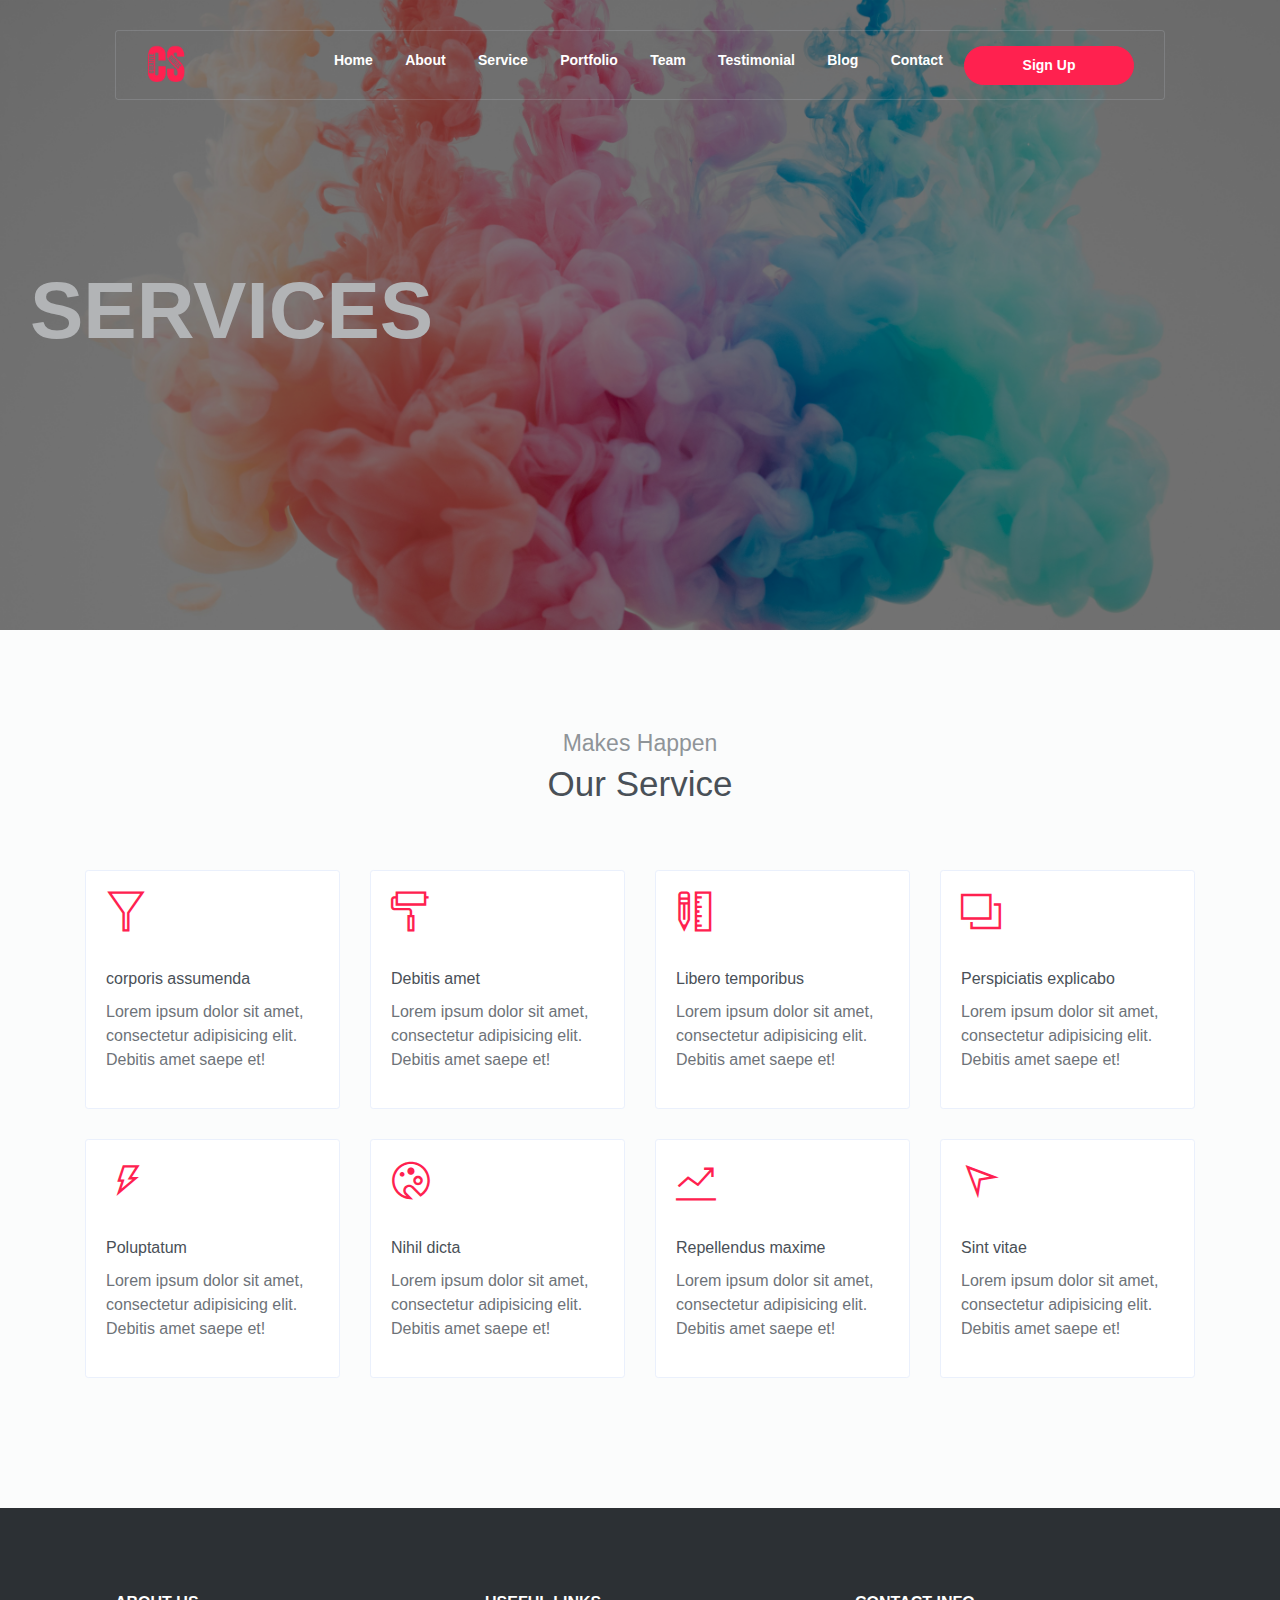
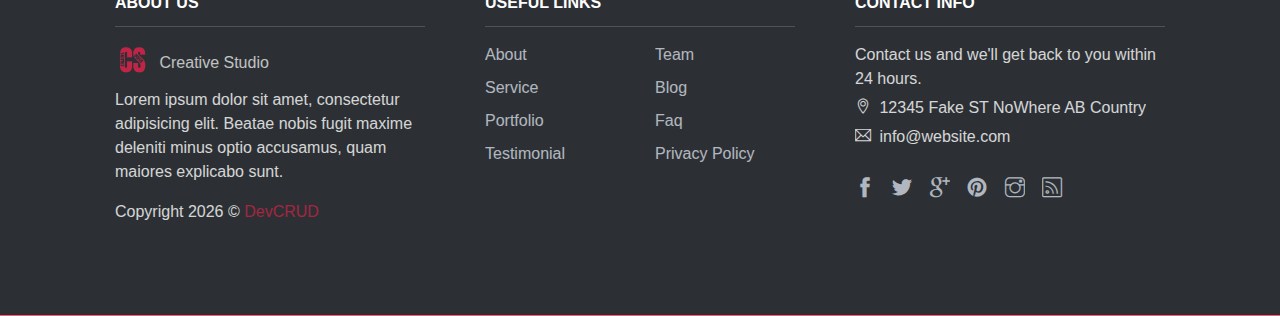
<file: services.html>
<!DOCTYPE html>
<html lang="en">

<head>
    <meta charset="utf-8">
    <meta name="viewport" content="width=device-width, initial-scale=1, shrink-to-fit=no">
    <meta name="description" content="Start your development with Creative Studio landing page.">
    <meta name="author" content="Devcrud">
    <title>Creative Studio | Free Bootstrap 4.3.x template</title>

    <!-- font icons -->
    <link rel="stylesheet" href="assets/vendors/themify-icons/css/themify-icons.css">

    <!-- Bootstrap + Creative Studio main styles -->
    <link rel="stylesheet" href="assets/css/creative-studio.css">

</head>

<body data-spy="scroll" data-target=".navbar" data-offset="40" id="home">

    <!-- Page Navigation -->
    <nav class="navbar custom-navbar navbar-expand-lg navbar-dark" data-spy="affix" data-offset-top="20">
        <div class="container">
            <a class="navbar-brand" href="./index.html">
                <img src="assets/imgs/logo.png"
                    alt="Download free bootstrap 4 landing page, free boootstrap 4 templates, Download free bootstrap 4.1 landing page, free boootstrap 4.1.1 templates, Creative studio Landing page">
            </a>
            <button class="navbar-toggler" type="button" data-toggle="collapse" data-target="#navbarSupportedContent"
                aria-controls="navbarSupportedContent" aria-expanded="false" aria-label="Toggle navigation">
                <span></span>
            </button>

            <div class="collapse navbar-collapse" id="navbarSupportedContent">
                <ul class="navbar-nav ml-auto">
                    <li class="nav-item">
                        <a class="nav-link" href="index.html">Home</a>
                    </li>
                    <li class="nav-item">
                        <a class="nav-link" href="about.html">About</a>
                    </li>
                    <li class="nav-item">
                        <a class="nav-link" href="services.html">Service</a>
                    </li>
                    <li class="nav-item">
                        <a class="nav-link" href="portfolio.html">Portfolio</a>
                    </li>
                    <li class="nav-item">
                        <a class="nav-link" href="team.html">Team</a>
                    </li>
                    <li class="nav-item">
                        <a class="nav-link" href="testimonial.html">Testimonial</a>
                    </li>
                    <li class="nav-item">
                        <a class="nav-link" href="blog.html">Blog</a>
                    </li>
                    <li class="nav-item">
                        <a class="nav-link" href="contact.html">Contact</a>
                    </li>
                    <li class="nav-item">
                        <a class="nav-link btn btn-primary rounded w-lg btn-lg my-1" href="sign-up.html">Sign Up</a>
                    </li>
                </ul>
            </div>
        </div>
    </nav>
    <!-- End Of Page Navigation -->

    <!--services header image-->
    <section class="header-page_image service-image">
        <h4 class="header-page_title">Services</h4>
    </section>
    <!-- end of services header image-->


    <!-- Service Section -->
    <section id="service">
        <div class="container">
            <h6 class="section-subtitle text-center">Makes Happen</h6>
            <h5 class="section-title text-center mb-6">Our Service</h5>
            <div class="row">
                <div class="col-sm-4 col-md-3">
                    <div class="card mb-4">
                        <div class="card-body">
                            <h2 class="mb-4"><i class="ti-filter text-primary"></i></h2>
                            <h6 class="card-title">corporis assumenda</h6>
                            <p>Lorem ipsum dolor sit amet, consectetur adipisicing elit. Debitis amet saepe et!</p>
                        </div>
                    </div>
                </div>
                <div class="col-sm-4 col-md-3">
                    <div class="card mb-4">
                        <div class="card-body">
                            <h2 class="mb-4"><i class="ti-paint-roller text-primary"></i></h2>
                            <h6 class="card-title">Debitis amet</h6>
                            <p>Lorem ipsum dolor sit amet, consectetur adipisicing elit. Debitis amet saepe et!</p>
                        </div>
                    </div>
                </div>
                <div class="col-sm-4 col-md-3">
                    <div class="card mb-4">
                        <div class="card-body">
                            <h2 class="mb-4"><i class="ti-ruler-pencil text-primary"></i></h2>
                            <h6 class="card-title">Libero temporibus</h6>
                            <p>Lorem ipsum dolor sit amet, consectetur adipisicing elit. Debitis amet saepe et!</p>
                        </div>
                    </div>
                </div>
                <div class="col-sm-4 col-md-3">
                    <div class="card mb-4">
                        <div class="card-body">
                            <h2 class="mb-4"><i class="ti-layers text-primary"></i></h2>
                            <h6 class="card-title">Perspiciatis explicabo</h6>
                            <p>Lorem ipsum dolor sit amet, consectetur adipisicing elit. Debitis amet saepe et!</p>
                        </div>
                    </div>
                </div>
                <div class="col-sm-4 col-md-3">
                    <div class="card mb-4">
                        <div class="card-body">
                            <h2 class="mb-4"><i class="ti-bolt text-primary"></i></h2>
                            <h6 class="card-title">Poluptatum</h6>
                            <p>Lorem ipsum dolor sit amet, consectetur adipisicing elit. Debitis amet saepe et!</p>
                        </div>
                    </div>
                </div>
                <div class="col-sm-4 col-md-3">
                    <div class="card mb-4">
                        <div class="card-body">
                            <h2 class="mb-4"><i class="ti-palette text-primary"></i></h2>
                            <h6 class="card-title">Nihil dicta</h6>
                            <p>Lorem ipsum dolor sit amet, consectetur adipisicing elit. Debitis amet saepe et!</p>
                        </div>
                    </div>
                </div>
                <div class="col-sm-4 col-md-3">
                    <div class="card mb-4">
                        <div class="card-body">
                            <h2 class="mb-4"><i class="ti-stats-up text-primary"></i></h2>
                            <h6 class="card-title">Repellendus maxime</h6>
                            <p>Lorem ipsum dolor sit amet, consectetur adipisicing elit. Debitis amet saepe et!</p>
                        </div>
                    </div>
                </div>
                <div class="col-sm-4 col-md-3">
                    <div class="card mb-4">
                        <div class="card-body">
                            <h2 class="mb-4"><i class="ti-location-arrow text-primary"></i></h2>
                            <h6 class="card-title">Sint vitae</h6>
                            <p>Lorem ipsum dolor sit amet, consectetur adipisicing elit. Debitis amet saepe et!</p>
                        </div>
                    </div>
                </div>

            </div>
        </div>
    </section>
    <!-- End of Service Section -->




























    <section class="has-bg-img py-0">
        <div class="container">
            <div class="footer">
                <div class="footer-lists">
                    <ul class="list">
                        <li class="list-head">
                            <h6 class="font-weight-bold">ABOUT US</h6>
                        </li>
                        <li class="list-body">
                            <a href="#" class="logo">
                                <img src="assets/imgs/logo.png"
                                    alt="Download free bootstrap 4 landing page, free boootstrap 4 templates, Download free bootstrap 4.1 landing page, free boootstrap 4.1.1 templates, Creative studio Landing page">
                                <h6>Creative Studio</h6>
                            </a>
                            <p>Lorem ipsum dolor sit amet, consectetur adipisicing elit. Beatae nobis fugit maxime
                                deleniti minus optio accusamus, quam maiores explicabo sunt.</p>
                            <p class="mt-3">
                                Copyright
                                <script>document.write(new Date().getFullYear())</script> &copy; <a
                                    class="d-inline text-primary" href="http://www.devcrud.com">DevCRUD</a>
                            </p>
                        </li>
                    </ul>
                    <ul class="list">
                        <li class="list-head">
                            <h6 class="font-weight-bold">USEFUL LINKS</h6>
                        </li>
                        <li class="list-body">
                            <div class="row">
                                <div class="col">
                                    <a href="#about">About</a>
                                    <a href="#service">Service</a>
                                    <a href="#portfolio">Portfolio</a>
                                    <a href="#testmonail">Testimonial</a>
                                </div>
                                <div class="col">
                                    <a href="#team">Team</a>
                                    <a href="#blog">Blog</a>
                                    <a href="#">Faq</a>
                                    <a href="#">Privacy Policy</a>
                                </div>
                            </div>
                        </li>
                    </ul>
                    <ul class="list">
                        <li class="list-head">
                            <h6 class="font-weight-bold">CONTACT INFO</h6>
                        </li>
                        <li class="list-body">
                            <p>Contact us and we'll get back to you within 24 hours.</p>
                            <p><i class="ti-location-pin"></i> 12345 Fake ST NoWhere AB Country</p>
                            <p><i class="ti-email"></i> info@website.com</p>
                            <div class="social-links">
                                <a href="javascript:void(0)" class="link"><i class="ti-facebook"></i></a>
                                <a href="javascript:void(0)" class="link"><i class="ti-twitter-alt"></i></a>
                                <a href="javascript:void(0)" class="link"><i class="ti-google"></i></a>
                                <a href="javascript:void(0)" class="link"><i class="ti-pinterest-alt"></i></a>
                                <a href="javascript:void(0)" class="link"><i class="ti-instagram"></i></a>
                                <a href="javascript:void(0)" class="link"><i class="ti-rss"></i></a>
                            </div>
                        </li>
                    </ul>
                </div>
            </div>
        </div>
    </section>



















    <!-- core  -->
    <script src="assets/vendors/jquery/jquery-3.4.1.js"></script>
    <script src="assets/vendors/bootstrap/bootstrap.bundle.js"></script>

    <!-- bootstrap affix -->
    <script src="assets/vendors/bootstrap/bootstrap.affix.js"></script>

    <!-- Creative Studio js -->
    <script src="assets/js/creative-studio.js"></script>

</body>
</file>
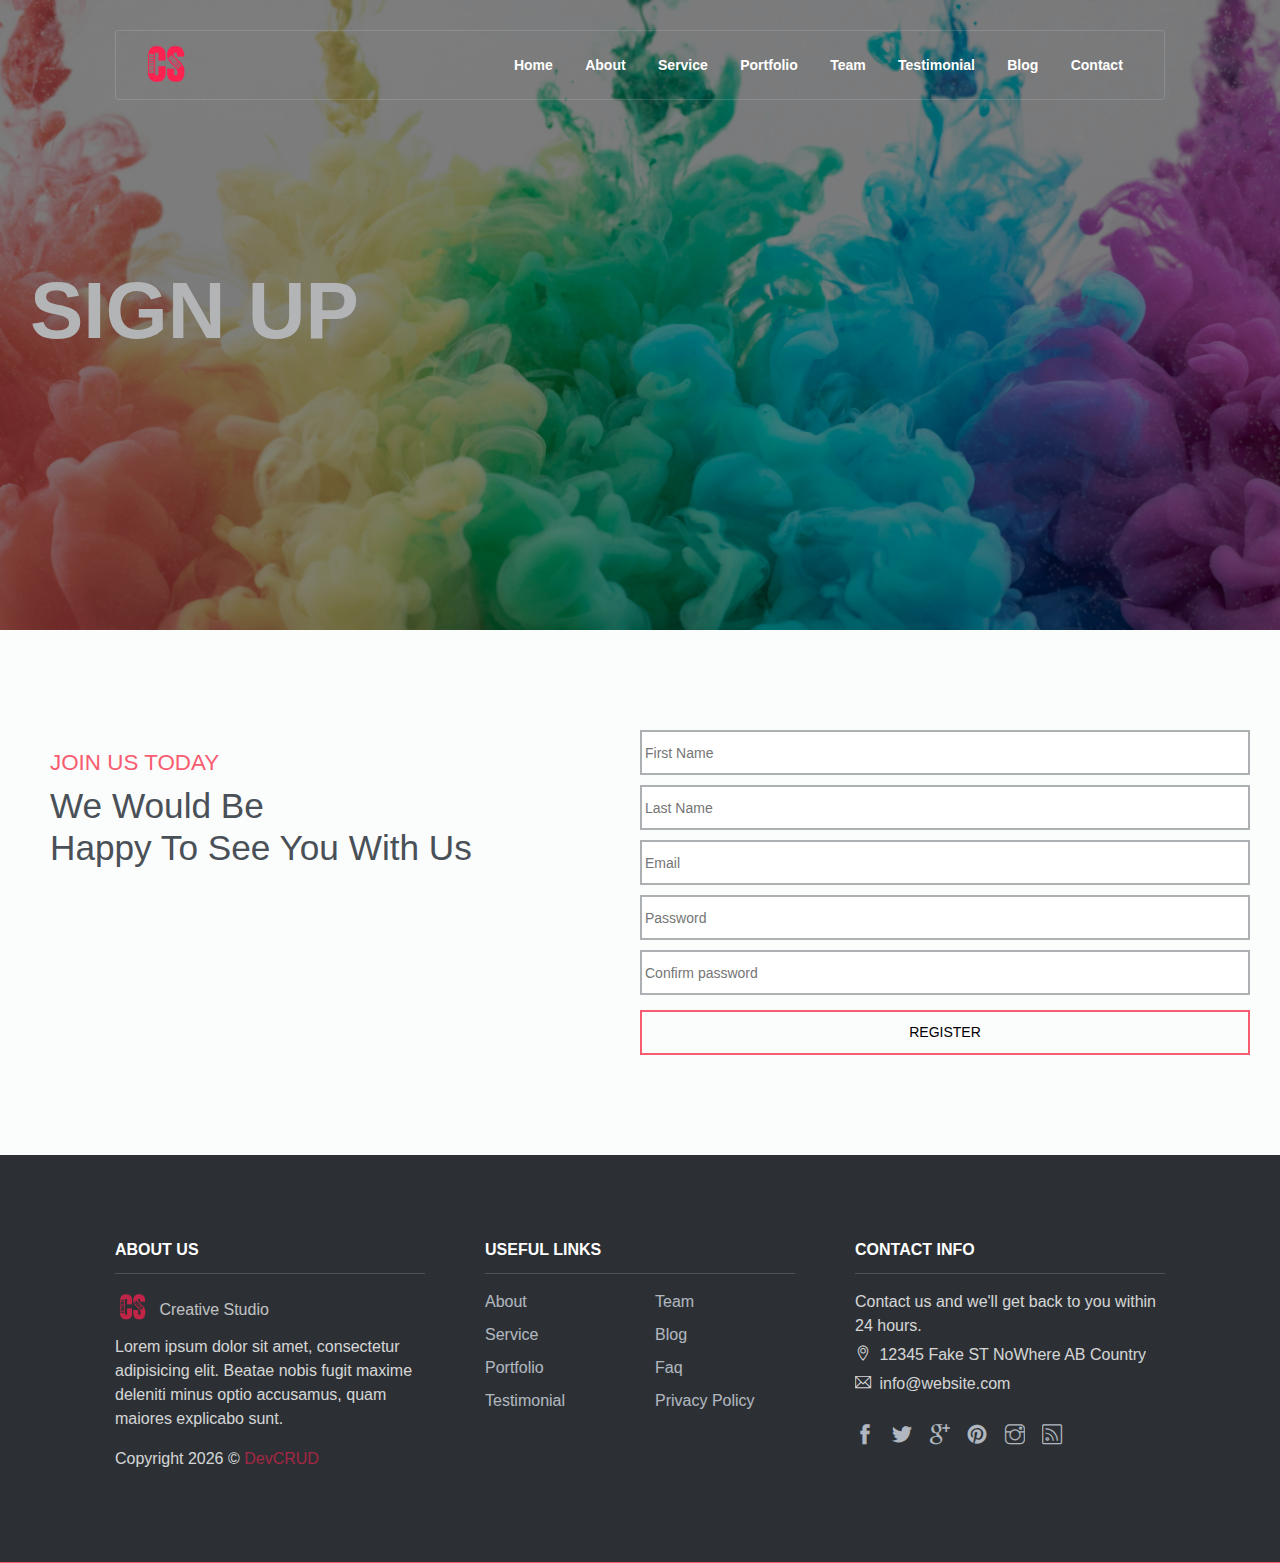
<file: sign-up.html>
<!DOCTYPE html>
<html lang="en">

<head>
    <meta charset="utf-8">
    <meta name="viewport" content="width=device-width, initial-scale=1, shrink-to-fit=no">
    <meta name="description" content="Start your development with Creative Studio landing page.">
    <meta name="author" content="Devcrud">
    <title>Creative Studio | Free Bootstrap 4.3.x template</title>

    <!-- font icons -->
    <link rel="stylesheet" href="assets/vendors/themify-icons/css/themify-icons.css">

    <!-- Bootstrap + Creative Studio main styles -->
    <link rel="stylesheet" href="assets/css/creative-studio.css">

</head>

<body data-spy="scroll" data-target=".navbar" data-offset="40" id="home">

    <!-- Page Navigation -->
    <nav class="navbar custom-navbar navbar-expand-lg navbar-dark" data-spy="affix" data-offset-top="20">
        <div class="container">
            <a class="navbar-brand" href="./index.html">
                <img src="assets/imgs/logo.png"
                    alt="Download free bootstrap 4 landing page, free boootstrap 4 templates, Download free bootstrap 4.1 landing page, free boootstrap 4.1.1 templates, Creative studio Landing page">
            </a>
            <button class="navbar-toggler" type="button" data-toggle="collapse" data-target="#navbarSupportedContent"
                aria-controls="navbarSupportedContent" aria-expanded="false" aria-label="Toggle navigation">
                <span></span>
            </button>

            <div class="collapse navbar-collapse" id="navbarSupportedContent">
                <ul class="navbar-nav ml-auto">
                    <li class="nav-item">
                        <a class="nav-link" href="index.html">Home</a>
                    </li>
                    <li class="nav-item">
                        <a class="nav-link" href="about.html">About</a>
                    </li>
                    <li class="nav-item">
                        <a class="nav-link" href="services.html">Service</a>
                    </li>
                    <li class="nav-item">
                        <a class="nav-link" href="portfolio.html">Portfolio</a>
                    </li>
                    <li class="nav-item">
                        <a class="nav-link" href="team.html">Team</a>
                    </li>
                    <li class="nav-item">
                        <a class="nav-link" href="testimonial.html">Testimonial</a>
                    </li>
                    <li class="nav-item">
                        <a class="nav-link" href="blog.html">Blog</a>
                    </li>
                    <li class="nav-item">
                        <a class="nav-link" href="contact.html">Contact</a>
                    </li>
                </ul>
            </div>
        </div>
    </nav>
    <!-- End Of Page Navigation -->

    <!--sign up header image-->

    <section class="header-page_image signup-image">

        <h4 class="header-page_title">Sign Up</h4>
    </section>
    <!--end sign up header image-->

    <!--Sign Up Forme-->

    <section id="sign-up">
        <div class="sign-up_heading">
            <h4 class="sign-up_title">Join Us Today</h4>
            <h3 class="sign-up_subtitle">we would be<br> happy to see you with us</h3>
        </div>
        <div class="sign-up-form">
            <form action="">
                <input type="text" placeholder="First Name" required>
                <input type="text" placeholder="Last Name" required>
                <input type="email" placeholder="Email" required>
                <input type="password" placeholder="Password" required>
                <input type="password" placeholder="Confirm password" required>
                <button type="submit" class="sign-up_btn">Register</button>
            </form>
        </div>
    </section>






    <section class="has-bg-img py-0">
        <div class="container">
            <div class="footer">
                <div class="footer-lists">
                    <ul class="list">
                        <li class="list-head">
                            <h6 class="font-weight-bold">ABOUT US</h6>
                        </li>
                        <li class="list-body">
                            <a href="#" class="logo">
                                <img src="assets/imgs/logo.png"
                                    alt="Download free bootstrap 4 landing page, free boootstrap 4 templates, Download free bootstrap 4.1 landing page, free boootstrap 4.1.1 templates, Creative studio Landing page">
                                <h6>Creative Studio</h6>
                            </a>
                            <p>Lorem ipsum dolor sit amet, consectetur adipisicing elit. Beatae nobis fugit maxime
                                deleniti minus optio accusamus, quam maiores explicabo sunt.</p>
                            <p class="mt-3">
                                Copyright
                                <script>document.write(new Date().getFullYear())</script> &copy; <a
                                    class="d-inline text-primary" href="http://www.devcrud.com">DevCRUD</a>
                            </p>
                        </li>
                    </ul>
                    <ul class="list">
                        <li class="list-head">
                            <h6 class="font-weight-bold">USEFUL LINKS</h6>
                        </li>
                        <li class="list-body">
                            <div class="row">
                                <div class="col">
                                    <a href="#about">About</a>
                                    <a href="#service">Service</a>
                                    <a href="#portfolio">Portfolio</a>
                                    <a href="#testmonail">Testimonial</a>
                                </div>
                                <div class="col">
                                    <a href="#team">Team</a>
                                    <a href="#blog">Blog</a>
                                    <a href="#">Faq</a>
                                    <a href="#">Privacy Policy</a>
                                </div>
                            </div>
                        </li>
                    </ul>
                    <ul class="list">
                        <li class="list-head">
                            <h6 class="font-weight-bold">CONTACT INFO</h6>
                        </li>
                        <li class="list-body">
                            <p>Contact us and we'll get back to you within 24 hours.</p>
                            <p><i class="ti-location-pin"></i> 12345 Fake ST NoWhere AB Country</p>
                            <p><i class="ti-email"></i> info@website.com</p>
                            <div class="social-links">
                                <a href="javascript:void(0)" class="link"><i class="ti-facebook"></i></a>
                                <a href="javascript:void(0)" class="link"><i class="ti-twitter-alt"></i></a>
                                <a href="javascript:void(0)" class="link"><i class="ti-google"></i></a>
                                <a href="javascript:void(0)" class="link"><i class="ti-pinterest-alt"></i></a>
                                <a href="javascript:void(0)" class="link"><i class="ti-instagram"></i></a>
                                <a href="javascript:void(0)" class="link"><i class="ti-rss"></i></a>
                            </div>
                        </li>
                    </ul>
                </div>
            </div>
        </div>
    </section>









    <!-- core  -->
    <script src="assets/vendors/jquery/jquery-3.4.1.js"></script>
    <script src="assets/vendors/bootstrap/bootstrap.bundle.js"></script>

    <!-- bootstrap affix -->
    <script src="assets/vendors/bootstrap/bootstrap.affix.js"></script>

    <!-- Creative Studio js -->
    <script src="assets/js/creative-studio.js"></script>

</body>
</file>
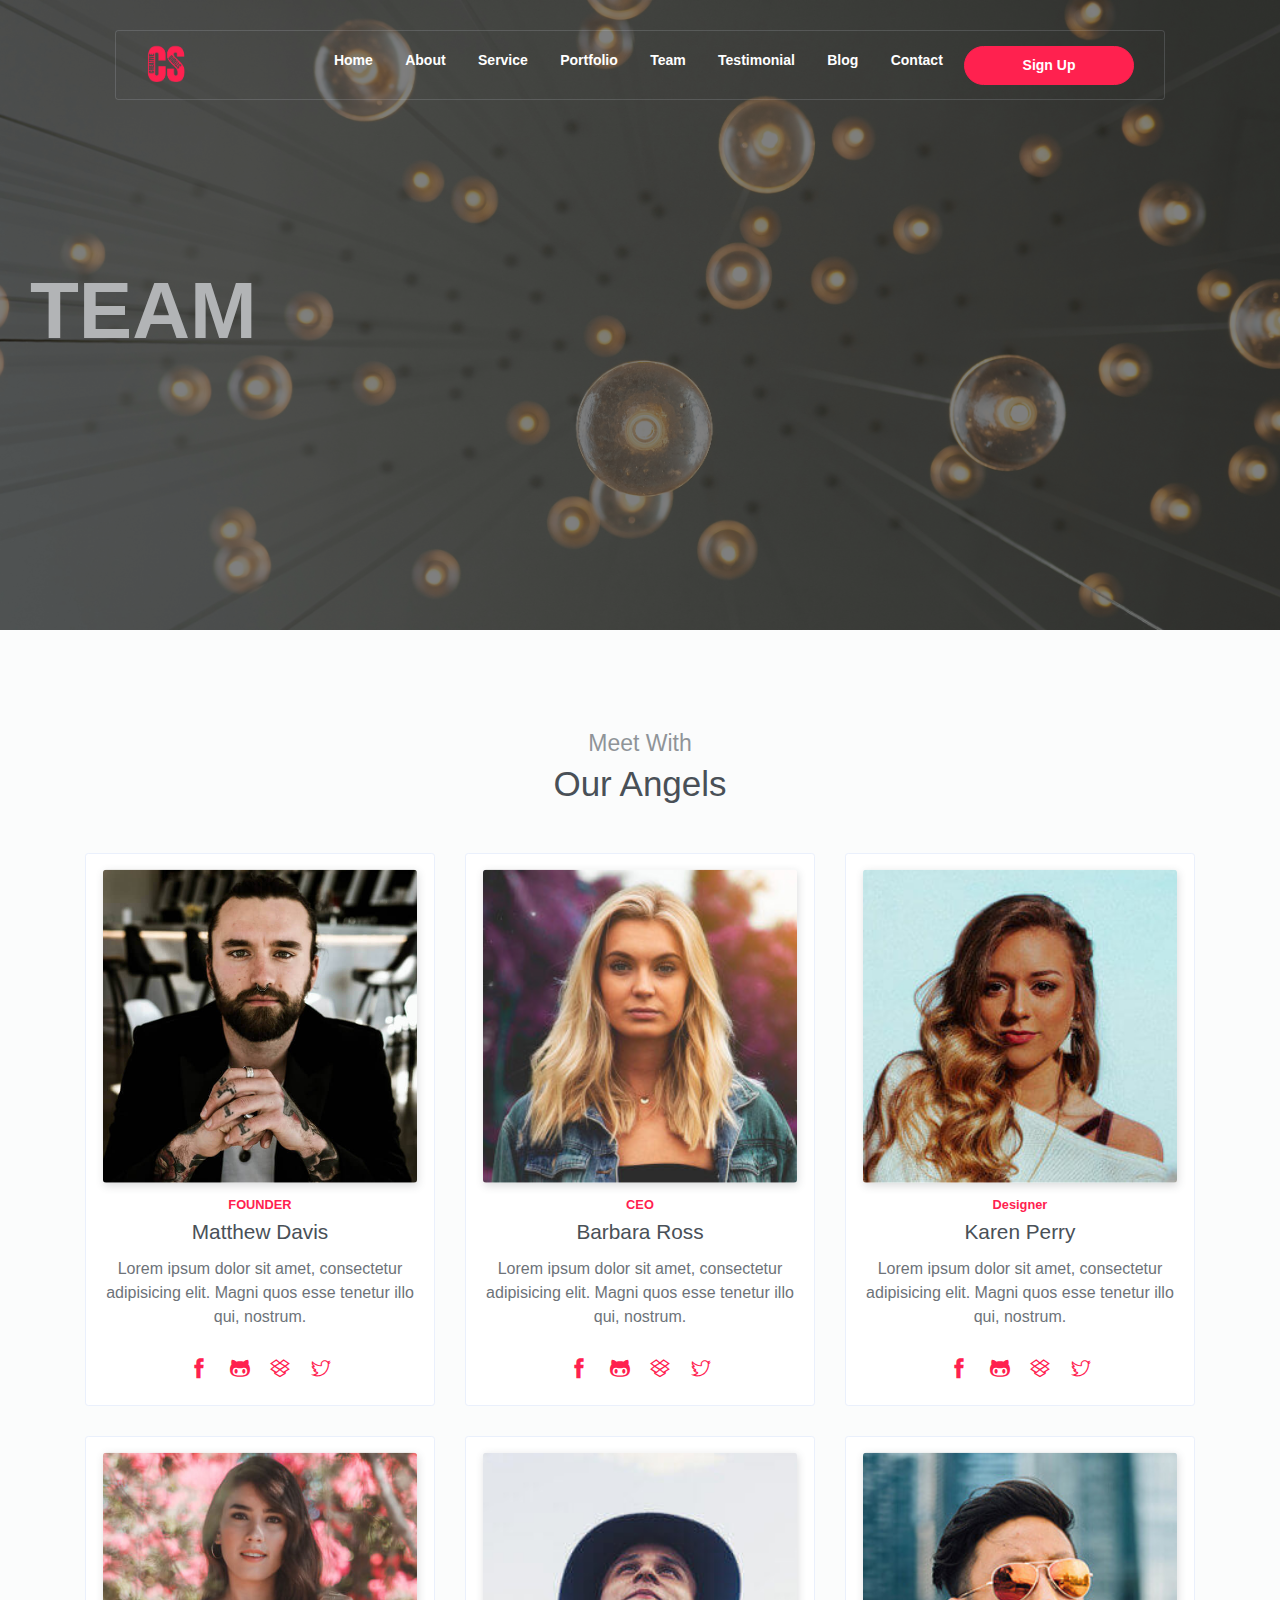
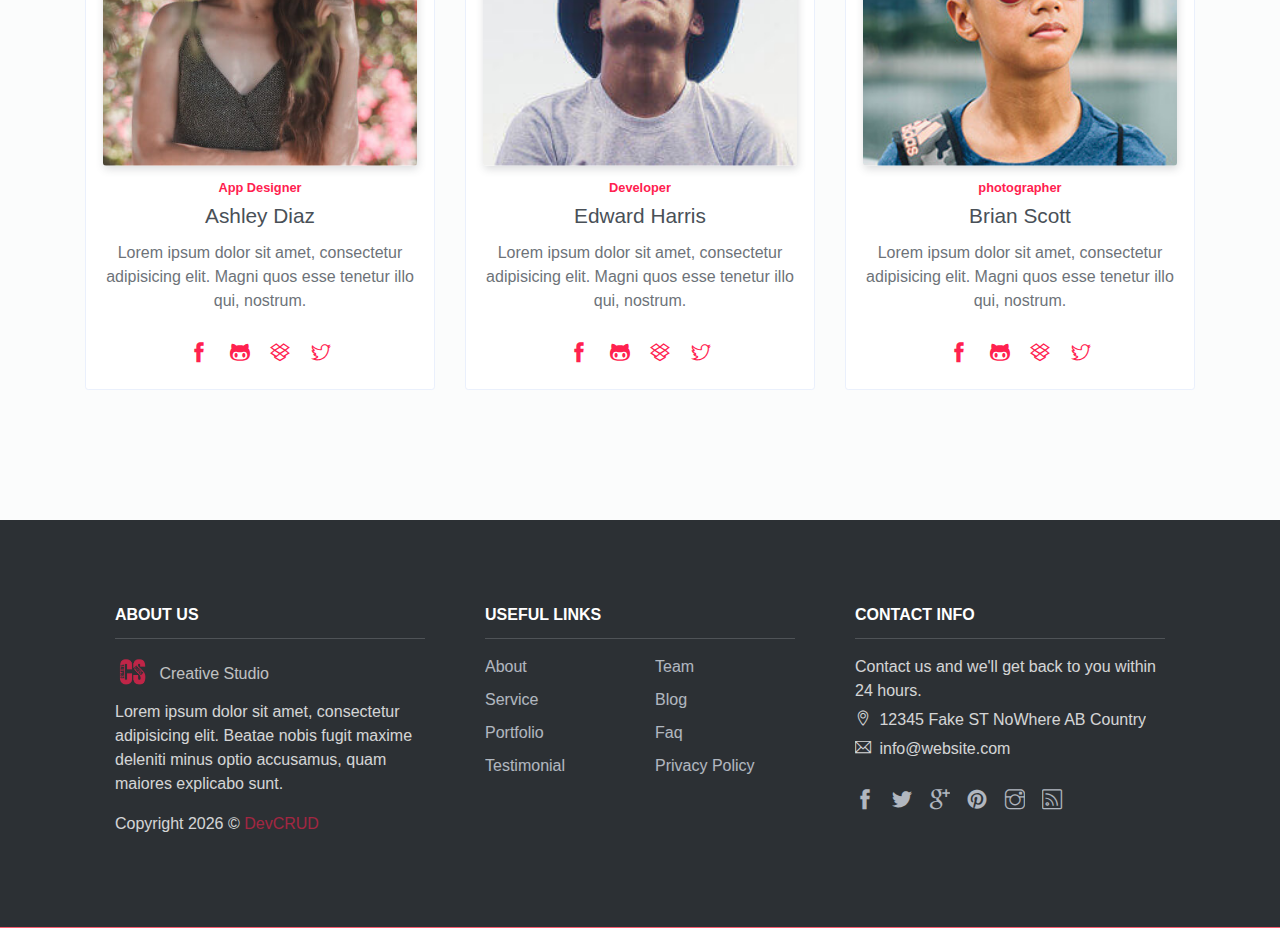
<file: team.html>
<!DOCTYPE html>
<html lang="en">

<head>
    <meta charset="utf-8">
    <meta name="viewport" content="width=device-width, initial-scale=1, shrink-to-fit=no">
    <meta name="description" content="Start your development with Creative Studio landing page.">
    <meta name="author" content="Devcrud">
    <title>Creative Studio | Free Bootstrap 4.3.x template</title>

    <!-- font icons -->
    <link rel="stylesheet" href="assets/vendors/themify-icons/css/themify-icons.css">

    <!-- Bootstrap + Creative Studio main styles -->
    <link rel="stylesheet" href="assets/css/creative-studio.css">

</head>

<body data-spy="scroll" data-target=".navbar" data-offset="40" id="home">

    <!-- Page Navigation -->
    <nav class="navbar custom-navbar navbar-expand-lg navbar-dark" data-spy="affix" data-offset-top="20">
        <div class="container">
            <a class="navbar-brand" href="./index.html">
                <img src="assets/imgs/logo.png"
                    alt="Download free bootstrap 4 landing page, free boootstrap 4 templates, Download free bootstrap 4.1 landing page, free boootstrap 4.1.1 templates, Creative studio Landing page">
            </a>
            <button class="navbar-toggler" type="button" data-toggle="collapse" data-target="#navbarSupportedContent"
                aria-controls="navbarSupportedContent" aria-expanded="false" aria-label="Toggle navigation">
                <span></span>
            </button>

            <div class="collapse navbar-collapse" id="navbarSupportedContent">
                <ul class="navbar-nav ml-auto">
                    <li class="nav-item">
                        <a class="nav-link" href="index.html">Home</a>
                    </li>
                    <li class="nav-item">
                        <a class="nav-link" href="about.html">About</a>
                    </li>
                    <li class="nav-item">
                        <a class="nav-link" href="services.html">Service</a>
                    </li>
                    <li class="nav-item">
                        <a class="nav-link" href="portfolio.html">Portfolio</a>
                    </li>
                    <li class="nav-item">
                        <a class="nav-link" href="team.html">Team</a>
                    </li>
                    <li class="nav-item">
                        <a class="nav-link" href="testimonial.html">Testimonial</a>
                    </li>
                    <li class="nav-item">
                        <a class="nav-link" href="blog.html">Blog</a>
                    </li>
                    <li class="nav-item">
                        <a class="nav-link" href="contact.html">Contact</a>
                    </li>
                    <li class="nav-item">
                        <a class="nav-link btn btn-primary rounded w-lg btn-lg my-1" href="sign-up.html">Sign Up</a>
                    </li>
                </ul>
            </div>
        </div>
    </nav>
    <!-- End Of Page Navigation -->

    <!--team header image-->

    <section class="header-page_image team-image">
        <h4 class="header-page_title">Team</h4>
    </section>
    <!--end team header image-->

    <!-- Team Section -->
    <section id="team">
        <div class="container">
            <h6 class="section-subtitle text-center">Meet With</h6>
            <h6 class="section-title mb-5 text-center">Our Angels</h6>
            <div class="row">
                <div class="col-sm-6 col-md-4">
                    <div class="card text-center mb-4">
                        <img class="card-img-top inset" src="assets/imgs/avatar.jpg">
                        <div class="card-body">
                            <h6 class="small text-primary font-weight-bold">FOUNDER</h6>
                            <h5 class="card-title">Matthew Davis</h5>
                            <p>Lorem ipsum dolor sit amet, consectetur adipisicing elit. Magni quos esse tenetur illo
                                qui, nostrum.</p>
                            <div class="socials">
                                <a href="javascript:void(0)"><i class="ti-facebook"></i> </a>
                                <a href="javascript:void(0)"><i class="ti-github"></i></a>
                                <a href="javascript:void(0)"><i class="ti-dropbox"></i></a>
                                <a href="javascript:void(0)"><i class="ti-twitter"></i></a>
                            </div>
                        </div>
                    </div>
                </div>
                <div class="col-sm-6 col-md-4">
                    <div class="card text-center mb-4">
                        <img class="card-img-top inset" src="assets/imgs/avatar-1.jpg">
                        <div class="card-body">
                            <h6 class="small text-primary font-weight-bold">CEO</h6>
                            <h5 class="card-title">Barbara Ross</h5>
                            <p>Lorem ipsum dolor sit amet, consectetur adipisicing elit. Magni quos esse tenetur illo
                                qui, nostrum.</p>
                            <div class="socials">
                                <a href="javascript:void(0)"><i class="ti-facebook"></i> </a>
                                <a href="javascript:void(0)"><i class="ti-github"></i></a>
                                <a href="javascript:void(0)"><i class="ti-dropbox"></i></a>
                                <a href="javascript:void(0)"><i class="ti-twitter"></i></a>
                            </div>
                        </div>
                    </div>
                </div>
                <div class="col-sm-6 col-md-4">
                    <div class="card text-center mb-4">
                        <img class="card-img-top inset" src="assets/imgs/avatar-2.jpg">
                        <div class="card-body">
                            <h6 class="small text-primary font-weight-bold">Designer</h6>
                            <h5 class="card-title">Karen Perry</h5>
                            <p>Lorem ipsum dolor sit amet, consectetur adipisicing elit. Magni quos esse tenetur illo
                                qui, nostrum.</p>
                            <div class="socials">
                                <a href="javascript:void(0)"><i class="ti-facebook"></i> </a>
                                <a href="javascript:void(0)"><i class="ti-github"></i></a>
                                <a href="javascript:void(0)"><i class="ti-dropbox"></i></a>
                                <a href="javascript:void(0)"><i class="ti-twitter"></i></a>
                            </div>
                        </div>
                    </div>
                </div>
                <div class="col-sm-6 col-md-4">
                    <div class="card text-center mb-4">
                        <img class="card-img-top inset" src="assets/imgs/avatar-3.jpg">
                        <div class="card-body">
                            <h6 class="small text-primary font-weight-bold">App Designer</h6>
                            <h5 class="card-title">Ashley Diaz</h5>
                            <p>Lorem ipsum dolor sit amet, consectetur adipisicing elit. Magni quos esse tenetur illo
                                qui, nostrum.</p>
                            <div class="socials">
                                <a href="javascript:void(0)"><i class="ti-facebook"></i> </a>
                                <a href="javascript:void(0)"><i class="ti-github"></i></a>
                                <a href="javascript:void(0)"><i class="ti-dropbox"></i></a>
                                <a href="javascript:void(0)"><i class="ti-twitter"></i></a>
                            </div>
                        </div>
                    </div>
                </div>
                <div class="col-sm-6 col-md-4">
                    <div class="card text-center mb-4">
                        <img class="card-img-top inset" src="assets/imgs/avatar-4.jpg">
                        <div class="card-body">
                            <h6 class="small text-primary font-weight-bold">Developer</h6>
                            <h5 class="card-title">Edward Harris</h5>
                            <p>Lorem ipsum dolor sit amet, consectetur adipisicing elit. Magni quos esse tenetur illo
                                qui, nostrum.</p>
                            <div class="socials">
                                <a href="javascript:void(0)"><i class="ti-facebook"></i> </a>
                                <a href="javascript:void(0)"><i class="ti-github"></i></a>
                                <a href="javascript:void(0)"><i class="ti-dropbox"></i></a>
                                <a href="javascript:void(0)"><i class="ti-twitter"></i></a>
                            </div>
                        </div>
                    </div>
                </div>
                <div class="col-sm-6 col-md-4">
                    <div class="card text-center mb-4">
                        <img class="card-img-top inset" src="assets/imgs/avatar-5.jpg">
                        <div class="card-body">
                            <h6 class="small text-primary font-weight-bold">photographer</h6>
                            <h5 class="card-title">Brian Scott</h5>
                            <p>Lorem ipsum dolor sit amet, consectetur adipisicing elit. Magni quos esse tenetur illo
                                qui, nostrum.</p>
                            <div class="socials">
                                <a href="javascript:void(0)"><i class="ti-facebook"></i> </a>
                                <a href="javascript:void(0)"><i class="ti-github"></i></a>
                                <a href="javascript:void(0)"><i class="ti-dropbox"></i></a>
                                <a href="javascript:void(0)"><i class="ti-twitter"></i></a>
                            </div>
                        </div>
                    </div>
                </div>

            </div>
        </div>
    </section>
    <!-- End of Team Sectoin -->
























    <section class="has-bg-img py-0">
        <div class="container">
            <div class="footer">
                <div class="footer-lists">
                    <ul class="list">
                        <li class="list-head">
                            <h6 class="font-weight-bold">ABOUT US</h6>
                        </li>
                        <li class="list-body">
                            <a href="#" class="logo">
                                <img src="assets/imgs/logo.png"
                                    alt="Download free bootstrap 4 landing page, free boootstrap 4 templates, Download free bootstrap 4.1 landing page, free boootstrap 4.1.1 templates, Creative studio Landing page">
                                <h6>Creative Studio</h6>
                            </a>
                            <p>Lorem ipsum dolor sit amet, consectetur adipisicing elit. Beatae nobis fugit maxime
                                deleniti minus optio accusamus, quam maiores explicabo sunt.</p>
                            <p class="mt-3">
                                Copyright
                                <script>document.write(new Date().getFullYear())</script> &copy; <a
                                    class="d-inline text-primary" href="http://www.devcrud.com">DevCRUD</a>
                            </p>
                        </li>
                    </ul>
                    <ul class="list">
                        <li class="list-head">
                            <h6 class="font-weight-bold">USEFUL LINKS</h6>
                        </li>
                        <li class="list-body">
                            <div class="row">
                                <div class="col">
                                    <a href="#about">About</a>
                                    <a href="#service">Service</a>
                                    <a href="#portfolio">Portfolio</a>
                                    <a href="#testmonail">Testimonial</a>
                                </div>
                                <div class="col">
                                    <a href="#team">Team</a>
                                    <a href="#blog">Blog</a>
                                    <a href="#">Faq</a>
                                    <a href="#">Privacy Policy</a>
                                </div>
                            </div>
                        </li>
                    </ul>
                    <ul class="list">
                        <li class="list-head">
                            <h6 class="font-weight-bold">CONTACT INFO</h6>
                        </li>
                        <li class="list-body">
                            <p>Contact us and we'll get back to you within 24 hours.</p>
                            <p><i class="ti-location-pin"></i> 12345 Fake ST NoWhere AB Country</p>
                            <p><i class="ti-email"></i> info@website.com</p>
                            <div class="social-links">
                                <a href="javascript:void(0)" class="link"><i class="ti-facebook"></i></a>
                                <a href="javascript:void(0)" class="link"><i class="ti-twitter-alt"></i></a>
                                <a href="javascript:void(0)" class="link"><i class="ti-google"></i></a>
                                <a href="javascript:void(0)" class="link"><i class="ti-pinterest-alt"></i></a>
                                <a href="javascript:void(0)" class="link"><i class="ti-instagram"></i></a>
                                <a href="javascript:void(0)" class="link"><i class="ti-rss"></i></a>
                            </div>
                        </li>
                    </ul>
                </div>
            </div>
        </div>
    </section>







    <!-- core  -->
    <script src="assets/vendors/jquery/jquery-3.4.1.js"></script>
    <script src="assets/vendors/bootstrap/bootstrap.bundle.js"></script>

    <!-- bootstrap affix -->
    <script src="assets/vendors/bootstrap/bootstrap.affix.js"></script>

    <!-- Creative Studio js -->
    <script src="assets/js/creative-studio.js"></script>

</body>
</file>
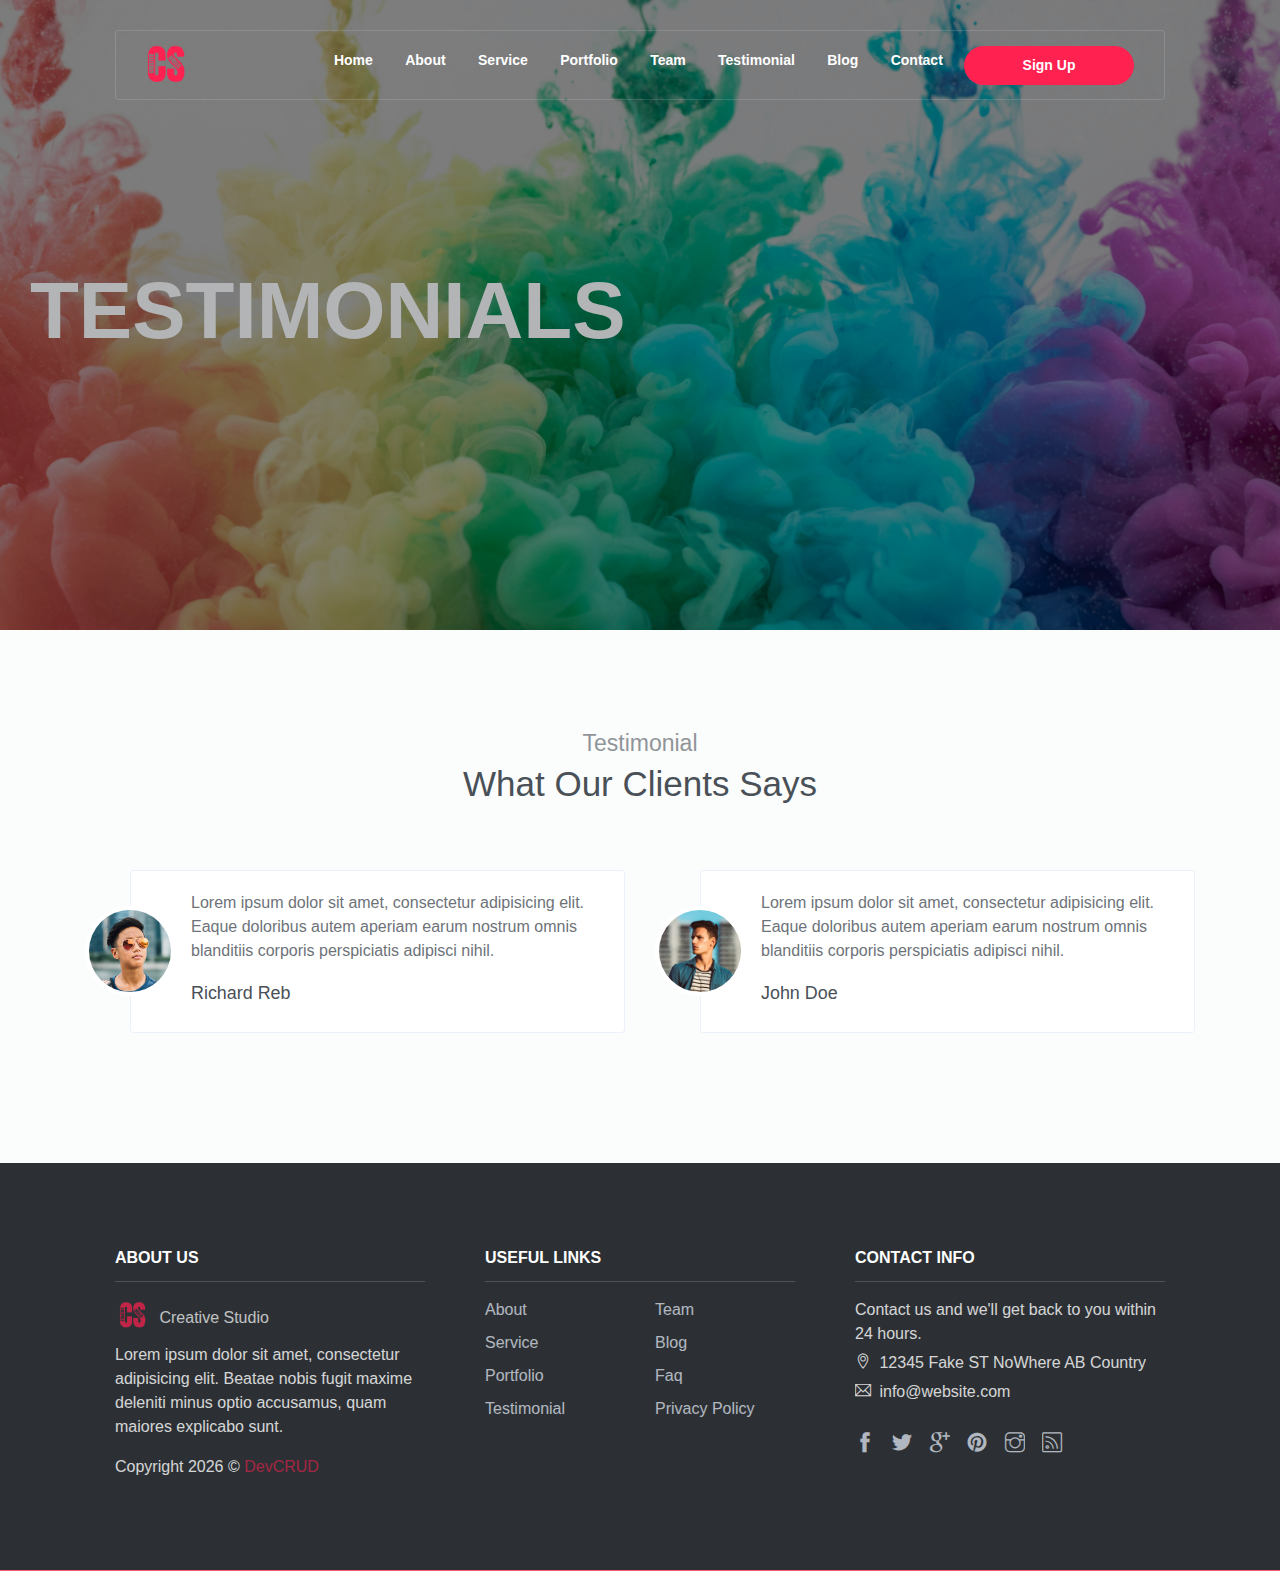
<file: testimonial.html>
<!DOCTYPE html>
<html lang="en">

<head>
    <meta charset="utf-8">
    <meta name="viewport" content="width=device-width, initial-scale=1, shrink-to-fit=no">
    <meta name="description" content="Start your development with Creative Studio landing page.">
    <meta name="author" content="Devcrud">
    <title>Creative Studio | Free Bootstrap 4.3.x template</title>

    <!-- font icons -->
    <link rel="stylesheet" href="assets/vendors/themify-icons/css/themify-icons.css">

    <!-- Bootstrap + Creative Studio main styles -->
    <link rel="stylesheet" href="assets/css/creative-studio.css">

</head>

<body data-spy="scroll" data-target=".navbar" data-offset="40" id="home">

    <!-- Page Navigation -->
    <nav class="navbar custom-navbar navbar-expand-lg navbar-dark" data-spy="affix" data-offset-top="20">
        <div class="container">
            <a class="navbar-brand" href="./index.html">
                <img src="assets/imgs/logo.png"
                    alt="Download free bootstrap 4 landing page, free boootstrap 4 templates, Download free bootstrap 4.1 landing page, free boootstrap 4.1.1 templates, Creative studio Landing page">
            </a>
            <button class="navbar-toggler" type="button" data-toggle="collapse" data-target="#navbarSupportedContent"
                aria-controls="navbarSupportedContent" aria-expanded="false" aria-label="Toggle navigation">
                <span></span>
            </button>

            <div class="collapse navbar-collapse" id="navbarSupportedContent">
                <ul class="navbar-nav ml-auto">
                    <li class="nav-item">
                        <a class="nav-link" href="index.html">Home</a>
                    </li>
                    <li class="nav-item">
                        <a class="nav-link" href="about.html">About</a>
                    </li>
                    <li class="nav-item">
                        <a class="nav-link" href="services.html">Service</a>
                    </li>
                    <li class="nav-item">
                        <a class="nav-link" href="portfolio.html">Portfolio</a>
                    </li>
                    <li class="nav-item">
                        <a class="nav-link" href="team.html">Team</a>
                    </li>
                    <li class="nav-item">
                        <a class="nav-link" href="testimonial.html">Testimonial</a>
                    </li>
                    <li class="nav-item">
                        <a class="nav-link" href="blog.html">Blog</a>
                    </li>
                    <li class="nav-item">
                        <a class="nav-link" href="contact.html">Contact</a>
                    </li>
                    <li class="nav-item">
                        <a class="nav-link btn btn-primary rounded w-lg btn-lg my-1" href="sign-up.html">Sign Up</a>
                    </li>
                </ul>
            </div>
        </div>
    </nav>
    <!-- End Of Page Navigation -->

    <!--testimonial header image-->
    <section class="header-page_image testimonial-image">
        <h4 class="header-page_title">Testimonials</h4>
    </section>
    <!--end of testimonial header image-->

    <!-- Testimonial Section -->
    <section id="testimonial">
        <div class="container">
            <h6 class="section-subtitle text-center">Testimonial</h6>
            <h6 class="section-title text-center mb-6">What Our Clients Says</h6>
            <div class="row">
                <div class="col-md-6">
                    <div class="testimonial-wrapper">
                        <div class="img-holder">
                            <img src="assets/imgs/avatar-5.jpg"
                                alt="Download free bootstrap 4 landing page, free boootstrap 4 templates, Download free bootstrap 4.1 landing page, free boootstrap 4.1.1 templates, Creative studio Landing page">
                        </div>
                        <div class="body">
                            <p class="subtitle">Lorem ipsum dolor sit amet, consectetur adipisicing elit. Eaque
                                doloribus autem aperiam earum nostrum omnis blanditiis corporis perspiciatis adipisci
                                nihil.</p>
                            <h6 class="title">Richard Reb</h6>
                        </div>
                    </div>
                </div>
                <div class="col-md-6">
                    <div class="testimonial-wrapper">
                        <div class="img-holder">
                            <img src="assets/imgs/avatar-6.jpg"
                                alt="Download free bootstrap 4 landing page, free boootstrap 4 templates, Download free bootstrap 4.1 landing page, free boootstrap 4.1.1 templates, Creative studio Landing page">
                        </div>
                        <div class="body">
                            <p class="subtitle">Lorem ipsum dolor sit amet, consectetur adipisicing elit. Eaque
                                doloribus autem aperiam earum nostrum omnis blanditiis corporis perspiciatis adipisci
                                nihil.</p>
                            <h6 class="title">John Doe</h6>
                        </div>
                    </div>
                </div>
            </div>
        </div>
    </section>
    <!-- End of Testimonial Section -->





















    <section class="has-bg-img py-0">
        <div class="container">
            <div class="footer">
                <div class="footer-lists">
                    <ul class="list">
                        <li class="list-head">
                            <h6 class="font-weight-bold">ABOUT US</h6>
                        </li>
                        <li class="list-body">
                            <a href="#" class="logo">
                                <img src="assets/imgs/logo.png"
                                    alt="Download free bootstrap 4 landing page, free boootstrap 4 templates, Download free bootstrap 4.1 landing page, free boootstrap 4.1.1 templates, Creative studio Landing page">
                                <h6>Creative Studio</h6>
                            </a>
                            <p>Lorem ipsum dolor sit amet, consectetur adipisicing elit. Beatae nobis fugit maxime
                                deleniti minus optio accusamus, quam maiores explicabo sunt.</p>
                            <p class="mt-3">
                                Copyright
                                <script>document.write(new Date().getFullYear())</script> &copy; <a
                                    class="d-inline text-primary" href="http://www.devcrud.com">DevCRUD</a>
                            </p>
                        </li>
                    </ul>
                    <ul class="list">
                        <li class="list-head">
                            <h6 class="font-weight-bold">USEFUL LINKS</h6>
                        </li>
                        <li class="list-body">
                            <div class="row">
                                <div class="col">
                                    <a href="#about">About</a>
                                    <a href="#service">Service</a>
                                    <a href="#portfolio">Portfolio</a>
                                    <a href="#testmonail">Testimonial</a>
                                </div>
                                <div class="col">
                                    <a href="#team">Team</a>
                                    <a href="#blog">Blog</a>
                                    <a href="#">Faq</a>
                                    <a href="#">Privacy Policy</a>
                                </div>
                            </div>
                        </li>
                    </ul>
                    <ul class="list">
                        <li class="list-head">
                            <h6 class="font-weight-bold">CONTACT INFO</h6>
                        </li>
                        <li class="list-body">
                            <p>Contact us and we'll get back to you within 24 hours.</p>
                            <p><i class="ti-location-pin"></i> 12345 Fake ST NoWhere AB Country</p>
                            <p><i class="ti-email"></i> info@website.com</p>
                            <div class="social-links">
                                <a href="javascript:void(0)" class="link"><i class="ti-facebook"></i></a>
                                <a href="javascript:void(0)" class="link"><i class="ti-twitter-alt"></i></a>
                                <a href="javascript:void(0)" class="link"><i class="ti-google"></i></a>
                                <a href="javascript:void(0)" class="link"><i class="ti-pinterest-alt"></i></a>
                                <a href="javascript:void(0)" class="link"><i class="ti-instagram"></i></a>
                                <a href="javascript:void(0)" class="link"><i class="ti-rss"></i></a>
                            </div>
                        </li>
                    </ul>
                </div>
            </div>
        </div>
    </section>




    <!-- core  -->
    <script src="assets/vendors/jquery/jquery-3.4.1.js"></script>
    <script src="assets/vendors/bootstrap/bootstrap.bundle.js"></script>

    <!-- bootstrap affix -->
    <script src="assets/vendors/bootstrap/bootstrap.affix.js"></script>

    <!-- Creative Studio js -->
    <script src="assets/js/creative-studio.js"></script>

</body>
</file>
<file: assets/vendors/themify-icons/css/themify-icons.css>
@font-face {
	font-family: 'themify';
	src:url("../fonts/themify.eot?-fvbane");
	src:url("../fonts/themify.eot?#iefix-fvbane") format("embedded-opentype"),
		url("../fonts/themify.woff?-fvbane") format("woff"),
		url("../fonts/themify.ttf?-fvbane") format("truetype"),
		url("../fonts/themify.svg?-fvbane#themify") format("svg");
	font-weight: normal;
	font-style: normal;
}

[class^="ti-"], [class*=" ti-"] {
	font-family: 'themify';
	speak: none;
	font-style: normal;
	font-weight: normal;
	font-variant: normal;
	text-transform: none;
	line-height: 1;

	/* Better Font Rendering =========== */
	-webkit-font-smoothing: antialiased;
	-moz-osx-font-smoothing: grayscale;
}

.ti-wand:before {
	content: "\e600";
}
.ti-volume:before {
	content: "\e601";
}
.ti-user:before {
	content: "\e602";
}
.ti-unlock:before {
	content: "\e603";
}
.ti-unlink:before {
	content: "\e604";
}
.ti-trash:before {
	content: "\e605";
}
.ti-thought:before {
	content: "\e606";
}
.ti-target:before {
	content: "\e607";
}
.ti-tag:before {
	content: "\e608";
}
.ti-tablet:before {
	content: "\e609";
}
.ti-star:before {
	content: "\e60a";
}
.ti-spray:before {
	content: "\e60b";
}
.ti-signal:before {
	content: "\e60c";
}
.ti-shopping-cart:before {
	content: "\e60d";
}
.ti-shopping-cart-full:before {
	content: "\e60e";
}
.ti-settings:before {
	content: "\e60f";
}
.ti-search:before {
	content: "\e610";
}
.ti-zoom-in:before {
	content: "\e611";
}
.ti-zoom-out:before {
	content: "\e612";
}
.ti-cut:before {
	content: "\e613";
}
.ti-ruler:before {
	content: "\e614";
}
.ti-ruler-pencil:before {
	content: "\e615";
}
.ti-ruler-alt:before {
	content: "\e616";
}
.ti-bookmark:before {
	content: "\e617";
}
.ti-bookmark-alt:before {
	content: "\e618";
}
.ti-reload:before {
	content: "\e619";
}
.ti-plus:before {
	content: "\e61a";
}
.ti-pin:before {
	content: "\e61b";
}
.ti-pencil:before {
	content: "\e61c";
}
.ti-pencil-alt:before {
	content: "\e61d";
}
.ti-paint-roller:before {
	content: "\e61e";
}
.ti-paint-bucket:before {
	content: "\e61f";
}
.ti-na:before {
	content: "\e620";
}
.ti-mobile:before {
	content: "\e621";
}
.ti-minus:before {
	content: "\e622";
}
.ti-medall:before {
	content: "\e623";
}
.ti-medall-alt:before {
	content: "\e624";
}
.ti-marker:before {
	content: "\e625";
}
.ti-marker-alt:before {
	content: "\e626";
}
.ti-arrow-up:before {
	content: "\e627";
}
.ti-arrow-right:before {
	content: "\e628";
}
.ti-arrow-left:before {
	content: "\e629";
}
.ti-arrow-down:before {
	content: "\e62a";
}
.ti-lock:before {
	content: "\e62b";
}
.ti-location-arrow:before {
	content: "\e62c";
}
.ti-link:before {
	content: "\e62d";
}
.ti-layout:before {
	content: "\e62e";
}
.ti-layers:before {
	content: "\e62f";
}
.ti-layers-alt:before {
	content: "\e630";
}
.ti-key:before {
	content: "\e631";
}
.ti-import:before {
	content: "\e632";
}
.ti-image:before {
	content: "\e633";
}
.ti-heart:before {
	content: "\e634";
}
.ti-heart-broken:before {
	content: "\e635";
}
.ti-hand-stop:before {
	content: "\e636";
}
.ti-hand-open:before {
	content: "\e637";
}
.ti-hand-drag:before {
	content: "\e638";
}
.ti-folder:before {
	content: "\e639";
}
.ti-flag:before {
	content: "\e63a";
}
.ti-flag-alt:before {
	content: "\e63b";
}
.ti-flag-alt-2:before {
	content: "\e63c";
}
.ti-eye:before {
	content: "\e63d";
}
.ti-export:before {
	content: "\e63e";
}
.ti-exchange-vertical:before {
	content: "\e63f";
}
.ti-desktop:before {
	content: "\e640";
}
.ti-cup:before {
	content: "\e641";
}
.ti-crown:before {
	content: "\e642";
}
.ti-comments:before {
	content: "\e643";
}
.ti-comment:before {
	content: "\e644";
}
.ti-comment-alt:before {
	content: "\e645";
}
.ti-close:before {
	content: "\e646";
}
.ti-clip:before {
	content: "\e647";
}
.ti-angle-up:before {
	content: "\e648";
}
.ti-angle-right:before {
	content: "\e649";
}
.ti-angle-left:before {
	content: "\e64a";
}
.ti-angle-down:before {
	content: "\e64b";
}
.ti-check:before {
	content: "\e64c";
}
.ti-check-box:before {
	content: "\e64d";
}
.ti-camera:before {
	content: "\e64e";
}
.ti-announcement:before {
	content: "\e64f";
}
.ti-brush:before {
	content: "\e650";
}
.ti-briefcase:before {
	content: "\e651";
}
.ti-bolt:before {
	content: "\e652";
}
.ti-bolt-alt:before {
	content: "\e653";
}
.ti-blackboard:before {
	content: "\e654";
}
.ti-bag:before {
	content: "\e655";
}
.ti-move:before {
	content: "\e656";
}
.ti-arrows-vertical:before {
	content: "\e657";
}
.ti-arrows-horizontal:before {
	content: "\e658";
}
.ti-fullscreen:before {
	content: "\e659";
}
.ti-arrow-top-right:before {
	content: "\e65a";
}
.ti-arrow-top-left:before {
	content: "\e65b";
}
.ti-arrow-circle-up:before {
	content: "\e65c";
}
.ti-arrow-circle-right:before {
	content: "\e65d";
}
.ti-arrow-circle-left:before {
	content: "\e65e";
}
.ti-arrow-circle-down:before {
	content: "\e65f";
}
.ti-angle-double-up:before {
	content: "\e660";
}
.ti-angle-double-right:before {
	content: "\e661";
}
.ti-angle-double-left:before {
	content: "\e662";
}
.ti-angle-double-down:before {
	content: "\e663";
}
.ti-zip:before {
	content: "\e664";
}
.ti-world:before {
	content: "\e665";
}
.ti-wheelchair:before {
	content: "\e666";
}
.ti-view-list:before {
	content: "\e667";
}
.ti-view-list-alt:before {
	content: "\e668";
}
.ti-view-grid:before {
	content: "\e669";
}
.ti-uppercase:before {
	content: "\e66a";
}
.ti-upload:before {
	content: "\e66b";
}
.ti-underline:before {
	content: "\e66c";
}
.ti-truck:before {
	content: "\e66d";
}
.ti-timer:before {
	content: "\e66e";
}
.ti-ticket:before {
	content: "\e66f";
}
.ti-thumb-up:before {
	content: "\e670";
}
.ti-thumb-down:before {
	content: "\e671";
}
.ti-text:before {
	content: "\e672";
}
.ti-stats-up:before {
	content: "\e673";
}
.ti-stats-down:before {
	content: "\e674";
}
.ti-split-v:before {
	content: "\e675";
}
.ti-split-h:before {
	content: "\e676";
}
.ti-smallcap:before {
	content: "\e677";
}
.ti-shine:before {
	content: "\e678";
}
.ti-shift-right:before {
	content: "\e679";
}
.ti-shift-left:before {
	content: "\e67a";
}
.ti-shield:before {
	content: "\e67b";
}
.ti-notepad:before {
	content: "\e67c";
}
.ti-server:before {
	content: "\e67d";
}
.ti-quote-right:before {
	content: "\e67e";
}
.ti-quote-left:before {
	content: "\e67f";
}
.ti-pulse:before {
	content: "\e680";
}
.ti-printer:before {
	content: "\e681";
}
.ti-power-off:before {
	content: "\e682";
}
.ti-plug:before {
	content: "\e683";
}
.ti-pie-chart:before {
	content: "\e684";
}
.ti-paragraph:before {
	content: "\e685";
}
.ti-panel:before {
	content: "\e686";
}
.ti-package:before {
	content: "\e687";
}
.ti-music:before {
	content: "\e688";
}
.ti-music-alt:before {
	content: "\e689";
}
.ti-mouse:before {
	content: "\e68a";
}
.ti-mouse-alt:before {
	content: "\e68b";
}
.ti-money:before {
	content: "\e68c";
}
.ti-microphone:before {
	content: "\e68d";
}
.ti-menu:before {
	content: "\e68e";
}
.ti-menu-alt:before {
	content: "\e68f";
}
.ti-map:before {
	content: "\e690";
}
.ti-map-alt:before {
	content: "\e691";
}
.ti-loop:before {
	content: "\e692";
}
.ti-location-pin:before {
	content: "\e693";
}
.ti-list:before {
	content: "\e694";
}
.ti-light-bulb:before {
	content: "\e695";
}
.ti-Italic:before {
	content: "\e696";
}
.ti-info:before {
	content: "\e697";
}
.ti-infinite:before {
	content: "\e698";
}
.ti-id-badge:before {
	content: "\e699";
}
.ti-hummer:before {
	content: "\e69a";
}
.ti-home:before {
	content: "\e69b";
}
.ti-help:before {
	content: "\e69c";
}
.ti-headphone:before {
	content: "\e69d";
}
.ti-harddrives:before {
	content: "\e69e";
}
.ti-harddrive:before {
	content: "\e69f";
}
.ti-gift:before {
	content: "\e6a0";
}
.ti-game:before {
	content: "\e6a1";
}
.ti-filter:before {
	content: "\e6a2";
}
.ti-files:before {
	content: "\e6a3";
}
.ti-file:before {
	content: "\e6a4";
}
.ti-eraser:before {
	content: "\e6a5";
}
.ti-envelope:before {
	content: "\e6a6";
}
.ti-download:before {
	content: "\e6a7";
}
.ti-direction:before {
	content: "\e6a8";
}
.ti-direction-alt:before {
	content: "\e6a9";
}
.ti-dashboard:before {
	content: "\e6aa";
}
.ti-control-stop:before {
	content: "\e6ab";
}
.ti-control-shuffle:before {
	content: "\e6ac";
}
.ti-control-play:before {
	content: "\e6ad";
}
.ti-control-pause:before {
	content: "\e6ae";
}
.ti-control-forward:before {
	content: "\e6af";
}
.ti-control-backward:before {
	content: "\e6b0";
}
.ti-cloud:before {
	content: "\e6b1";
}
.ti-cloud-up:before {
	content: "\e6b2";
}
.ti-cloud-down:before {
	content: "\e6b3";
}
.ti-clipboard:before {
	content: "\e6b4";
}
.ti-car:before {
	content: "\e6b5";
}
.ti-calendar:before {
	content: "\e6b6";
}
.ti-book:before {
	content: "\e6b7";
}
.ti-bell:before {
	content: "\e6b8";
}
.ti-basketball:before {
	content: "\e6b9";
}
.ti-bar-chart:before {
	content: "\e6ba";
}
.ti-bar-chart-alt:before {
	content: "\e6bb";
}
.ti-back-right:before {
	content: "\e6bc";
}
.ti-back-left:before {
	content: "\e6bd";
}
.ti-arrows-corner:before {
	content: "\e6be";
}
.ti-archive:before {
	content: "\e6bf";
}
.ti-anchor:before {
	content: "\e6c0";
}
.ti-align-right:before {
	content: "\e6c1";
}
.ti-align-left:before {
	content: "\e6c2";
}
.ti-align-justify:before {
	content: "\e6c3";
}
.ti-align-center:before {
	content: "\e6c4";
}
.ti-alert:before {
	content: "\e6c5";
}
.ti-alarm-clock:before {
	content: "\e6c6";
}
.ti-agenda:before {
	content: "\e6c7";
}
.ti-write:before {
	content: "\e6c8";
}
.ti-window:before {
	content: "\e6c9";
}
.ti-widgetized:before {
	content: "\e6ca";
}
.ti-widget:before {
	content: "\e6cb";
}
.ti-widget-alt:before {
	content: "\e6cc";
}
.ti-wallet:before {
	content: "\e6cd";
}
.ti-video-clapper:before {
	content: "\e6ce";
}
.ti-video-camera:before {
	content: "\e6cf";
}
.ti-vector:before {
	content: "\e6d0";
}
.ti-themify-logo:before {
	content: "\e6d1";
}
.ti-themify-favicon:before {
	content: "\e6d2";
}
.ti-themify-favicon-alt:before {
	content: "\e6d3";
}
.ti-support:before {
	content: "\e6d4";
}
.ti-stamp:before {
	content: "\e6d5";
}
.ti-split-v-alt:before {
	content: "\e6d6";
}
.ti-slice:before {
	content: "\e6d7";
}
.ti-shortcode:before {
	content: "\e6d8";
}
.ti-shift-right-alt:before {
	content: "\e6d9";
}
.ti-shift-left-alt:before {
	content: "\e6da";
}
.ti-ruler-alt-2:before {
	content: "\e6db";
}
.ti-receipt:before {
	content: "\e6dc";
}
.ti-pin2:before {
	content: "\e6dd";
}
.ti-pin-alt:before {
	content: "\e6de";
}
.ti-pencil-alt2:before {
	content: "\e6df";
}
.ti-palette:before {
	content: "\e6e0";
}
.ti-more:before {
	content: "\e6e1";
}
.ti-more-alt:before {
	content: "\e6e2";
}
.ti-microphone-alt:before {
	content: "\e6e3";
}
.ti-magnet:before {
	content: "\e6e4";
}
.ti-line-double:before {
	content: "\e6e5";
}
.ti-line-dotted:before {
	content: "\e6e6";
}
.ti-line-dashed:before {
	content: "\e6e7";
}
.ti-layout-width-full:before {
	content: "\e6e8";
}
.ti-layout-width-default:before {
	content: "\e6e9";
}
.ti-layout-width-default-alt:before {
	content: "\e6ea";
}
.ti-layout-tab:before {
	content: "\e6eb";
}
.ti-layout-tab-window:before {
	content: "\e6ec";
}
.ti-layout-tab-v:before {
	content: "\e6ed";
}
.ti-layout-tab-min:before {
	content: "\e6ee";
}
.ti-layout-slider:before {
	content: "\e6ef";
}
.ti-layout-slider-alt:before {
	content: "\e6f0";
}
.ti-layout-sidebar-right:before {
	content: "\e6f1";
}
.ti-layout-sidebar-none:before {
	content: "\e6f2";
}
.ti-layout-sidebar-left:before {
	content: "\e6f3";
}
.ti-layout-placeholder:before {
	content: "\e6f4";
}
.ti-layout-menu:before {
	content: "\e6f5";
}
.ti-layout-menu-v:before {
	content: "\e6f6";
}
.ti-layout-menu-separated:before {
	content: "\e6f7";
}
.ti-layout-menu-full:before {
	content: "\e6f8";
}
.ti-layout-media-right-alt:before {
	content: "\e6f9";
}
.ti-layout-media-right:before {
	content: "\e6fa";
}
.ti-layout-media-overlay:before {
	content: "\e6fb";
}
.ti-layout-media-overlay-alt:before {
	content: "\e6fc";
}
.ti-layout-media-overlay-alt-2:before {
	content: "\e6fd";
}
.ti-layout-media-left-alt:before {
	content: "\e6fe";
}
.ti-layout-media-left:before {
	content: "\e6ff";
}
.ti-layout-media-center-alt:before {
	content: "\e700";
}
.ti-layout-media-center:before {
	content: "\e701";
}
.ti-layout-list-thumb:before {
	content: "\e702";
}
.ti-layout-list-thumb-alt:before {
	content: "\e703";
}
.ti-layout-list-post:before {
	content: "\e704";
}
.ti-layout-list-large-image:before {
	content: "\e705";
}
.ti-layout-line-solid:before {
	content: "\e706";
}
.ti-layout-grid4:before {
	content: "\e707";
}
.ti-layout-grid3:before {
	content: "\e708";
}
.ti-layout-grid2:before {
	content: "\e709";
}
.ti-layout-grid2-thumb:before {
	content: "\e70a";
}
.ti-layout-cta-right:before {
	content: "\e70b";
}
.ti-layout-cta-left:before {
	content: "\e70c";
}
.ti-layout-cta-center:before {
	content: "\e70d";
}
.ti-layout-cta-btn-right:before {
	content: "\e70e";
}
.ti-layout-cta-btn-left:before {
	content: "\e70f";
}
.ti-layout-column4:before {
	content: "\e710";
}
.ti-layout-column3:before {
	content: "\e711";
}
.ti-layout-column2:before {
	content: "\e712";
}
.ti-layout-accordion-separated:before {
	content: "\e713";
}
.ti-layout-accordion-merged:before {
	content: "\e714";
}
.ti-layout-accordion-list:before {
	content: "\e715";
}
.ti-ink-pen:before {
	content: "\e716";
}
.ti-info-alt:before {
	content: "\e717";
}
.ti-help-alt:before {
	content: "\e718";
}
.ti-headphone-alt:before {
	content: "\e719";
}
.ti-hand-point-up:before {
	content: "\e71a";
}
.ti-hand-point-right:before {
	content: "\e71b";
}
.ti-hand-point-left:before {
	content: "\e71c";
}
.ti-hand-point-down:before {
	content: "\e71d";
}
.ti-gallery:before {
	content: "\e71e";
}
.ti-face-smile:before {
	content: "\e71f";
}
.ti-face-sad:before {
	content: "\e720";
}
.ti-credit-card:before {
	content: "\e721";
}
.ti-control-skip-forward:before {
	content: "\e722";
}
.ti-control-skip-backward:before {
	content: "\e723";
}
.ti-control-record:before {
	content: "\e724";
}
.ti-control-eject:before {
	content: "\e725";
}
.ti-comments-smiley:before {
	content: "\e726";
}
.ti-brush-alt:before {
	content: "\e727";
}
.ti-youtube:before {
	content: "\e728";
}
.ti-vimeo:before {
	content: "\e729";
}
.ti-twitter:before {
	content: "\e72a";
}
.ti-time:before {
	content: "\e72b";
}
.ti-tumblr:before {
	content: "\e72c";
}
.ti-skype:before {
	content: "\e72d";
}
.ti-share:before {
	content: "\e72e";
}
.ti-share-alt:before {
	content: "\e72f";
}
.ti-rocket:before {
	content: "\e730";
}
.ti-pinterest:before {
	content: "\e731";
}
.ti-new-window:before {
	content: "\e732";
}
.ti-microsoft:before {
	content: "\e733";
}
.ti-list-ol:before {
	content: "\e734";
}
.ti-linkedin:before {
	content: "\e735";
}
.ti-layout-sidebar-2:before {
	content: "\e736";
}
.ti-layout-grid4-alt:before {
	content: "\e737";
}
.ti-layout-grid3-alt:before {
	content: "\e738";
}
.ti-layout-grid2-alt:before {
	content: "\e739";
}
.ti-layout-column4-alt:before {
	content: "\e73a";
}
.ti-layout-column3-alt:before {
	content: "\e73b";
}
.ti-layout-column2-alt:before {
	content: "\e73c";
}
.ti-instagram:before {
	content: "\e73d";
}
.ti-google:before {
	content: "\e73e";
}
.ti-github:before {
	content: "\e73f";
}
.ti-flickr:before {
	content: "\e740";
}
.ti-facebook:before {
	content: "\e741";
}
.ti-dropbox:before {
	content: "\e742";
}
.ti-dribbble:before {
	content: "\e743";
}
.ti-apple:before {
	content: "\e744";
}
.ti-android:before {
	content: "\e745";
}
.ti-save:before {
	content: "\e746";
}
.ti-save-alt:before {
	content: "\e747";
}
.ti-yahoo:before {
	content: "\e748";
}
.ti-wordpress:before {
	content: "\e749";
}
.ti-vimeo-alt:before {
	content: "\e74a";
}
.ti-twitter-alt:before {
	content: "\e74b";
}
.ti-tumblr-alt:before {
	content: "\e74c";
}
.ti-trello:before {
	content: "\e74d";
}
.ti-stack-overflow:before {
	content: "\e74e";
}
.ti-soundcloud:before {
	content: "\e74f";
}
.ti-sharethis:before {
	content: "\e750";
}
.ti-sharethis-alt:before {
	content: "\e751";
}
.ti-reddit:before {
	content: "\e752";
}
.ti-pinterest-alt:before {
	content: "\e753";
}
.ti-microsoft-alt:before {
	content: "\e754";
}
.ti-linux:before {
	content: "\e755";
}
.ti-jsfiddle:before {
	content: "\e756";
}
.ti-joomla:before {
	content: "\e757";
}
.ti-html5:before {
	content: "\e758";
}
.ti-flickr-alt:before {
	content: "\e759";
}
.ti-email:before {
	content: "\e75a";
}
.ti-drupal:before {
	content: "\e75b";
}
.ti-dropbox-alt:before {
	content: "\e75c";
}
.ti-css3:before {
	content: "\e75d";
}
.ti-rss:before {
	content: "\e75e";
}
.ti-rss-alt:before {
	content: "\e75f";
}
</file>
